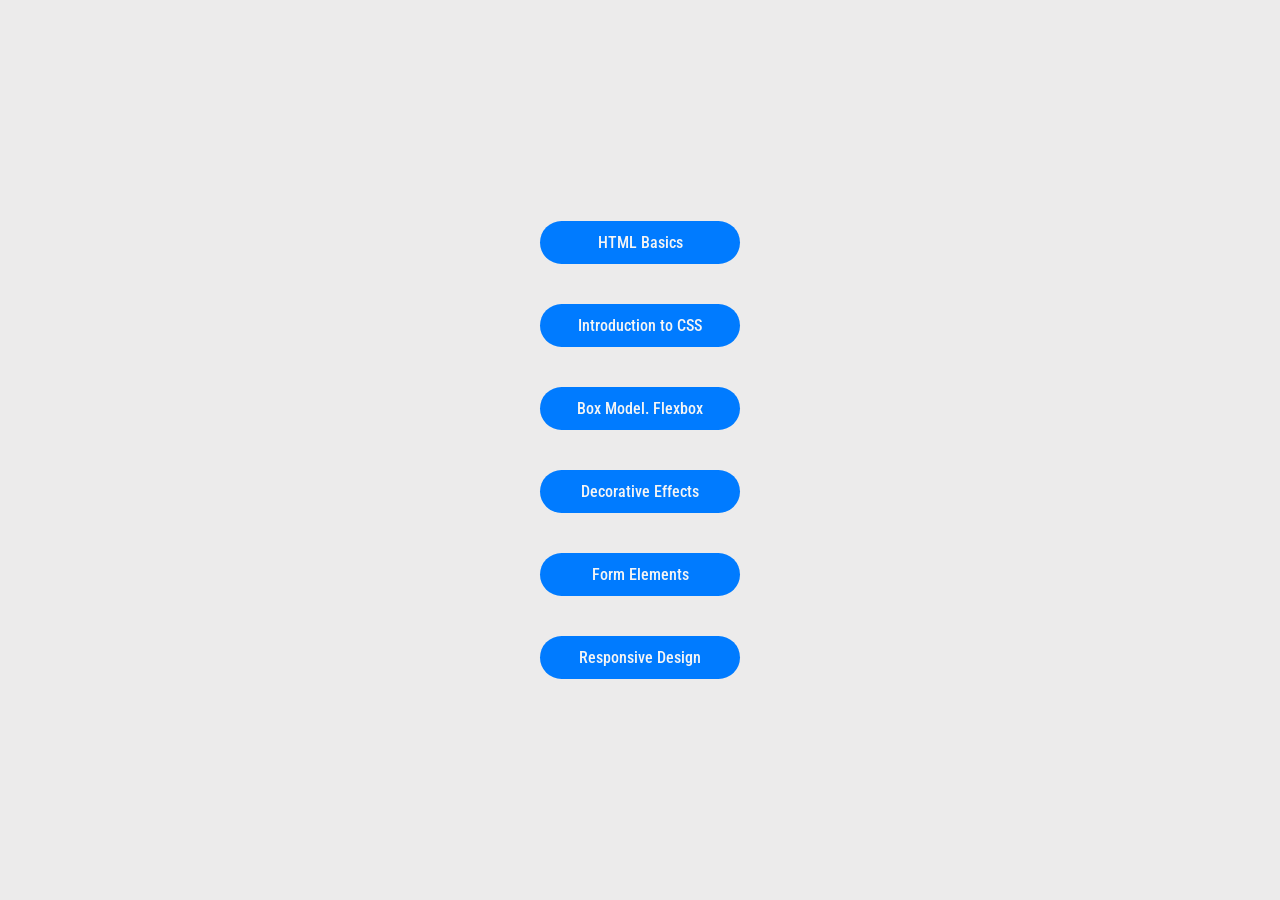
<file: index.html>
<!doctype html>
<html lang="en">
<head>
    <meta charset="UTF-8" />
    <meta name="viewport" content="width=device-width, initial-scale=1.0" />
    <title>Home work - GoIT · Домашні завдання з верстки</title>
    <link rel="preconnect" href="https://fonts.googleapis.com" />
    <link rel="preconnect" href="https://fonts.gstatic.com" crossorigin />
    <link
    href="https://fonts.googleapis.com/css2?family=Playfair+Display:wght@600;700;800&family=Roboto+Condensed:wght@400;500;700&display=swap"
    rel="stylesheet"
    />
    <style>
*, *::before, *::after {
    box-sizing: border-box;
}
body {
        font-family: "Roboto Condensed", sans-serif;
        background-color: #cecaca60;
        align-items: center;
        margin: 0;
        padding: 0;
}
section {
    display: flex;
    flex-direction: column;
    justify-content: center;
    align-items: center;
    min-height: 100vh;
    gap: 40px;
}
    a:hover {
        color: #007bff;
}
    .btn {
    display: inline-flex;
    align-items: center;
    justify-content: space-around;
    width: 200px;
    padding: 12px 24px;
    font-family: var(--font-util);
    font-weight: 500;
    color: #f5f5f5;
    background: #007bff;
    border-radius: 999px;
    text-decoration: none;
    transition: background 0.25s ease, transform 0.25s ease;
}
.btn:hover {
        background: var(--c-tanzanite-deep);
        transform: translateY(-2px);
}
.btn:focus-visible {
    outline: 2px solid var(--c-gold);
    outline-offset: 3px;
}
    </style>
</head>
    <body>
    <section>
<a
        class="btn"
        href="https://oleksandr-prudskyi.github.io/goit-markup-hw/goit-markup-hw-01/"
        target="_blank"
        >HTML Basics</a>
<a
        class="btn"
        href="https://oleksandr-prudskyi.github.io/goit-markup-hw/goit-markup-hw-02/"
        target="_blank"
        >Introduction to CSS</a>
<a
        class="btn"
        href="https://oleksandr-prudskyi.github.io/goit-markup-hw/goit-markup-hw-03/"
        target="_blank"
        >Box Model. Flexbox</a>
<a
        class="btn"
        href="https://oleksandr-prudskyi.github.io/goit-markup-hw/goit-markup-hw-04/"
        target="_blank"
        >Decorative Effects</a>
<a
        class="btn"
        href="https://oleksandr-prudskyi.github.io/goit-markup-hw/goit-markup-hw-05/"
        target="_blank"
        >Form Elements</a>
<a
        class="btn"
        href="https://oleksandr-prudskyi.github.io/goit-markup-hw/goit-markup-hw-06/"
        target="_blank"
        >Responsive Design</a>
    </section>
    </body>
</html>
</file>
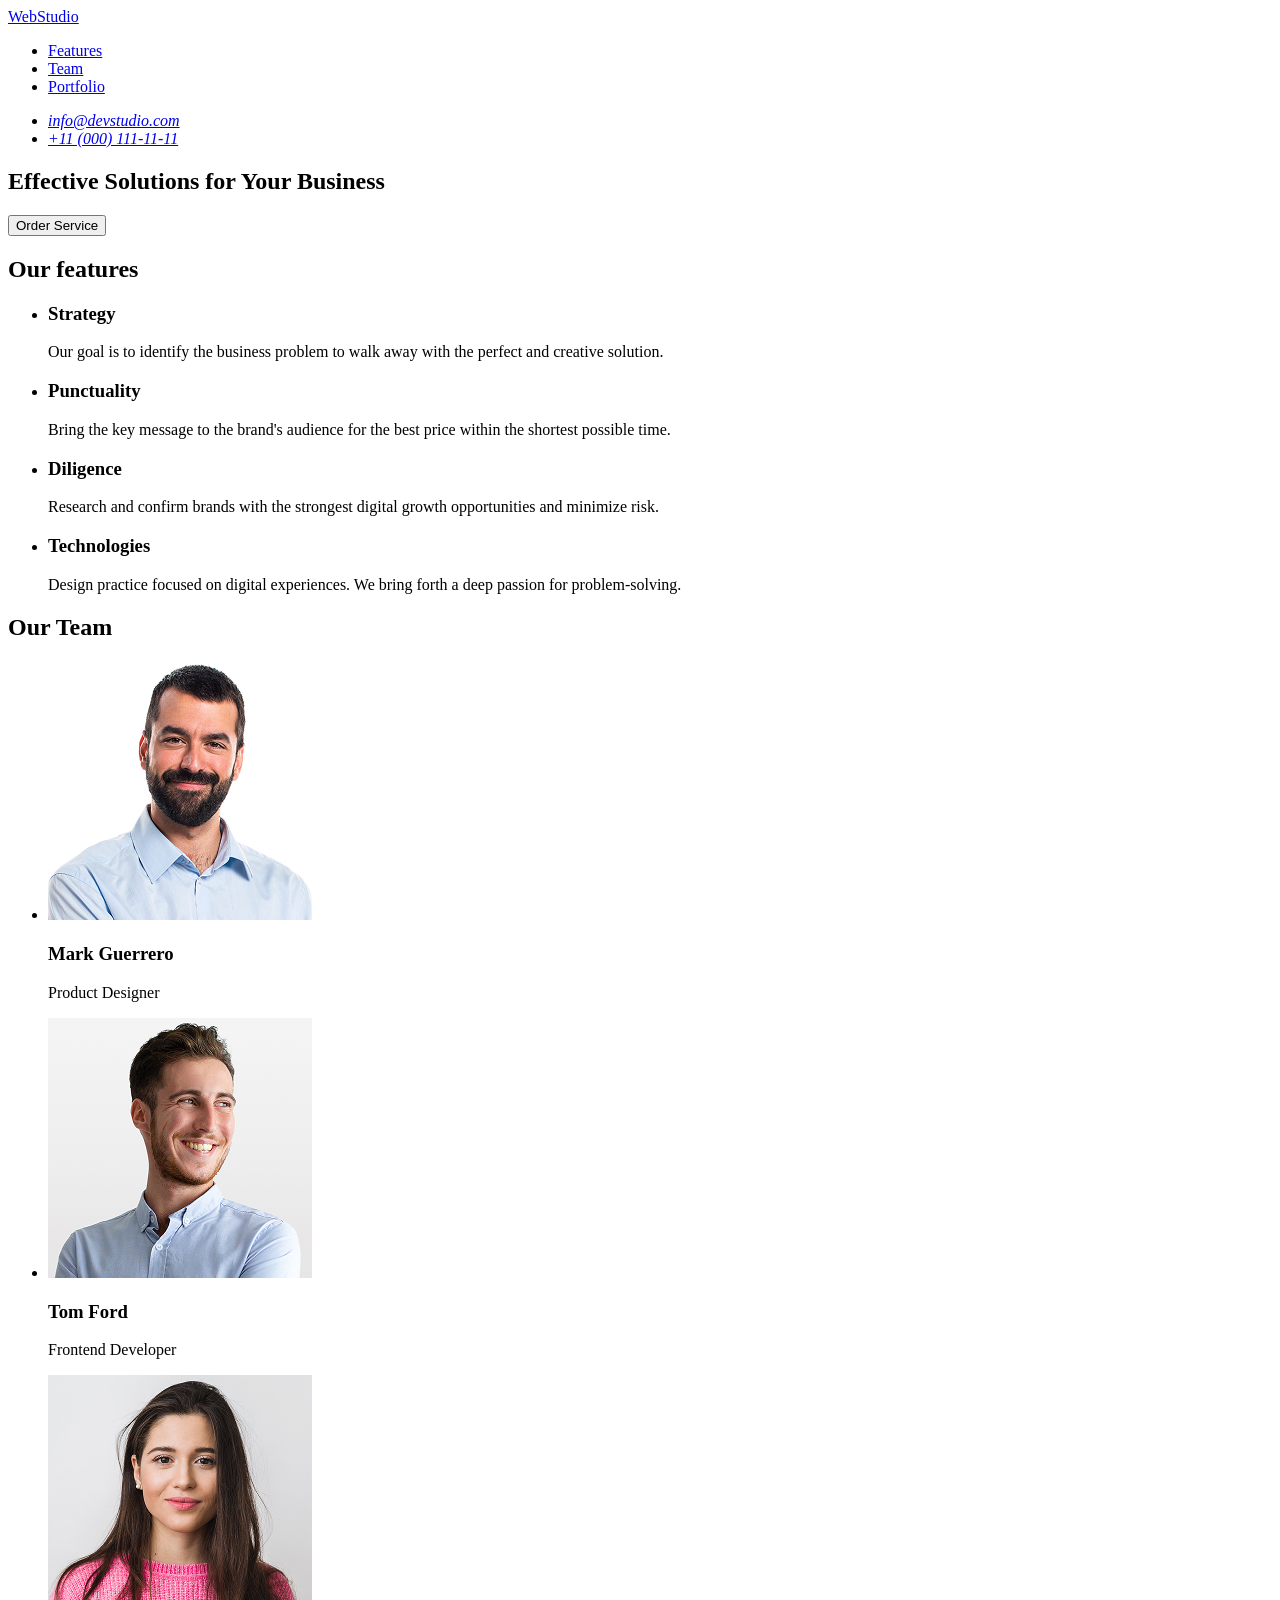
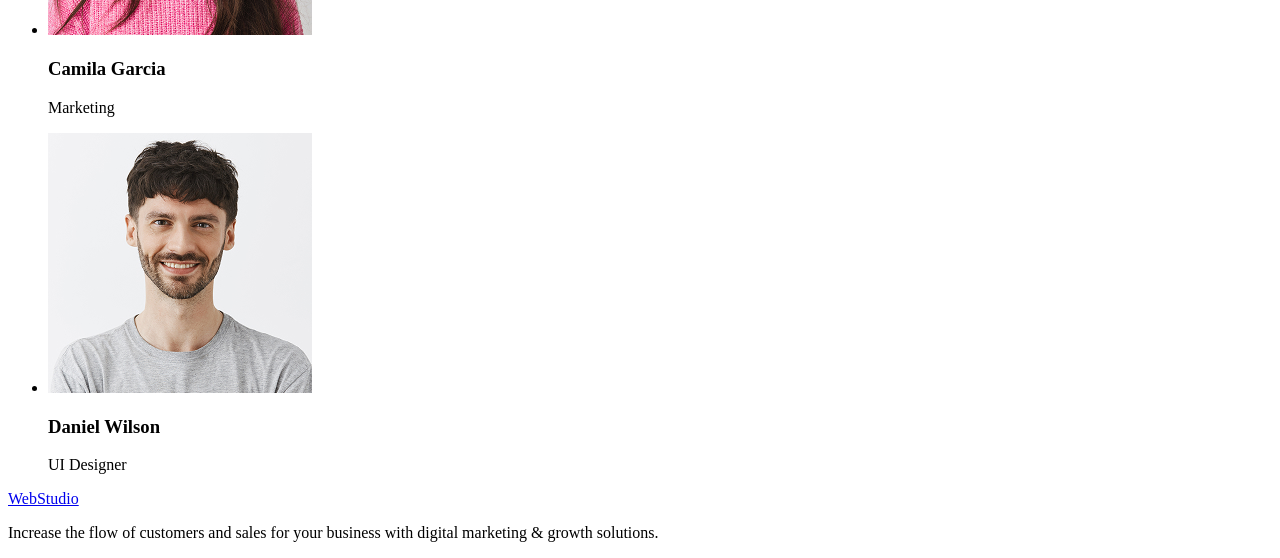
<file: goit-markup-hw-01/index.html>
<!doctype html>
<html lang="en">
  <head>
    <meta charset="UTF-8" />
    <meta name="viewport" content="width=device-width, initial-scale=1.0" />
    <title>WebStudio</title>
  </head>
  <body>
    <header id="header">
      <a href="./index.html"
        >WebStudio
        <!-- <img src="" width="115" height="24" alt="WebStudio" /> -->
      </a>
      <nav>
        <ul>
          <li><a href="#features">Features</a></li>
          <li><a href="#team">Team</a></li>
          <li><a href="#portfolio">Portfolio</a></li>
        </ul>
      </nav>
      <address>
        <ul>
          <li><a href="mailto:info@devstudio.com">info@devstudio.com</a></li>
          <li><a href="tel:+110001111111">+11 (000) 111-11-11</a></li>
        </ul>
      </address>
    </header>
    <main>
      <!--#region Hero-->
      <section id="hero">
        <h1>Effective Solutions for Your Business</h1>
        <button type="button">Order Service</button>
      </section>
      <!--#endregion Hero-->
      <!--#region features-->
      <section id="features">
        <h2>Our features</h2>
        <ul>
          <li>
            <h3>Strategy</h3>
            <p>
              Our goal is to identify the business problem to walk away with the
              perfect and creative solution.
            </p>
          </li>
          <li>
            <h3>Punctuality</h3>
            <p>
              Bring the key message to the brand's audience for the best price
              within the shortest possible time.
            </p>
          </li>
          <li>
            <h3>Diligence</h3>
            <p>
              Research and confirm brands with the strongest digital growth
              opportunities and minimize risk.
            </p>
          </li>
          <li>
            <h3>Technologies</h3>
            <p>
              Design practice focused on digital experiences. We bring forth a
              deep passion for problem-solving.
            </p>
          </li>
        </ul>
      </section>
      <!--#endregion features-->
      <!--#region team-->
      <section id="team">
        <h2>Our Team</h2>
        <ul>
          <li>
            <img
              src="./images/team-1.jpg"
              alt="Mark Guerrero"
              width="264"
              height="260"
            />
            <h3>Mark Guerrero</h3>
            <p>Product Designer</p>
          </li>

          <li>
            <img
              src="./images/team-2.jpg"
              alt="Tom Ford"
              width="264"
              height="260"
            />
            <h3>Tom Ford</h3>
            <p>Frontend Developer</p>
          </li>

          <li>
            <img
              src="./images/team-3.jpg"
              alt="Camila Garcia"
              width="264"
              height="260"
            />
            <h3>Camila Garcia</h3>
            <p>Marketing</p>
          </li>

          <li>
            <img
              src="./images/team-4.jpg"
              alt="Daniel Wilson"
              width="264"
              height="260"
            />
            <h3>Daniel Wilson</h3>
            <p>UI Designer</p>
          </li>
        </ul>
      </section>
      <!--#endregion team-->
    </main>
    <footer id="footer">
      <a href="./index.html"
        >WebStudio
        <!-- <img src="" width="115" height="24" alt="WebStudio" /> -->
      </a>
      <p>
        Increase the flow of customers and sales for your business with digital
        marketing & growth solutions.
      </p>
    </footer>
  </body>
</html>
</file>
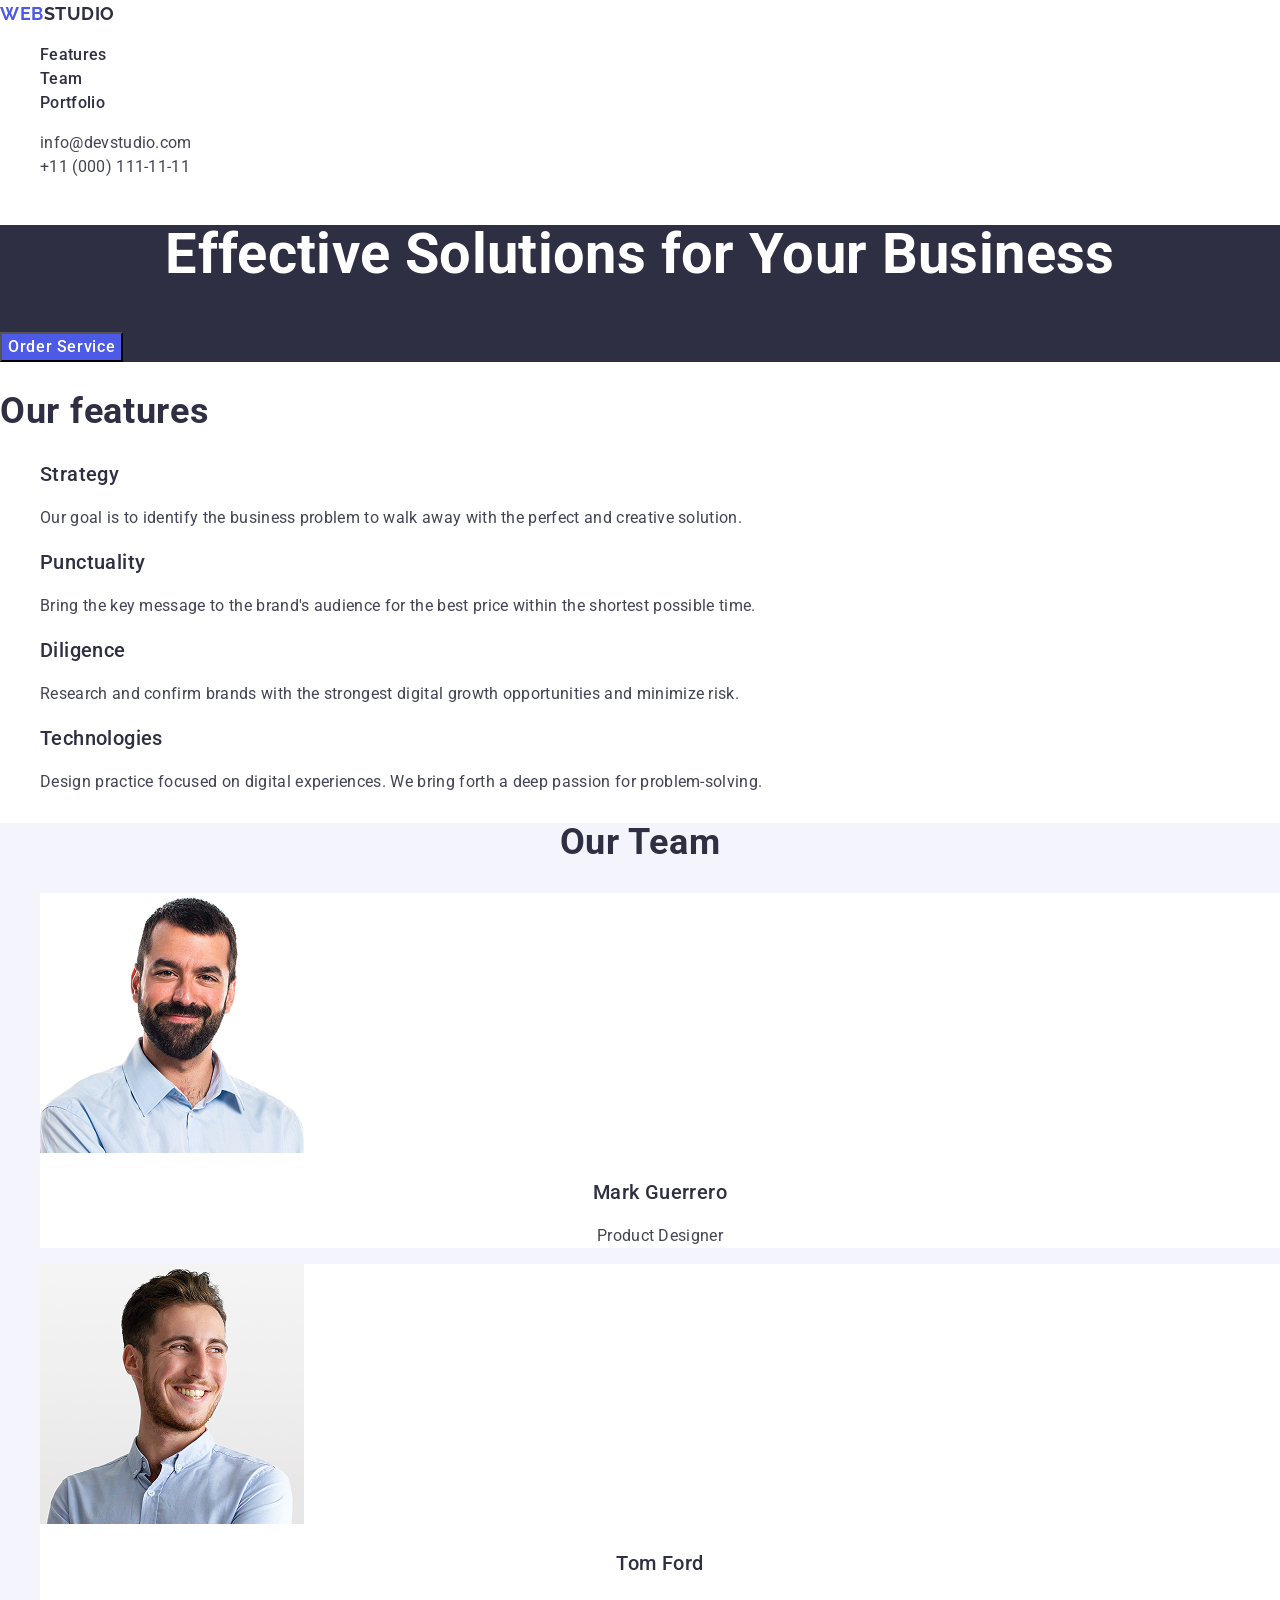
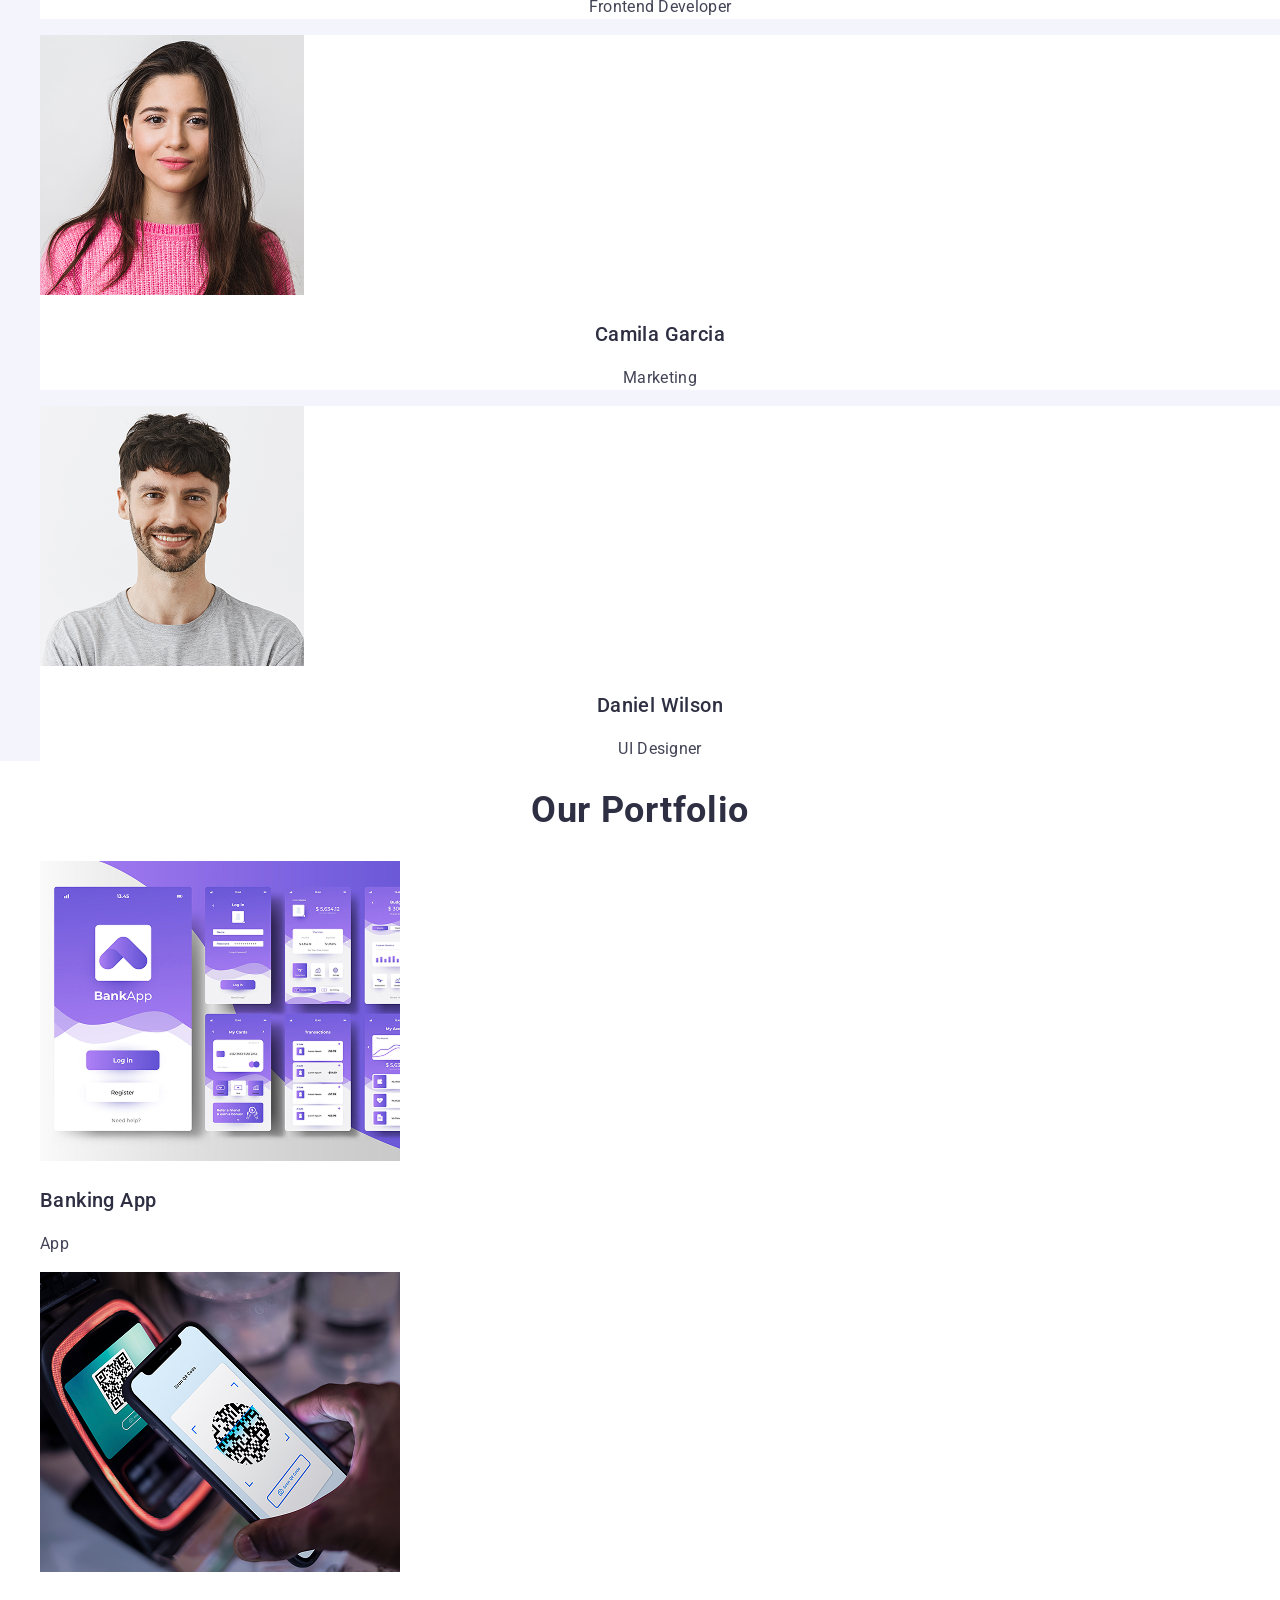
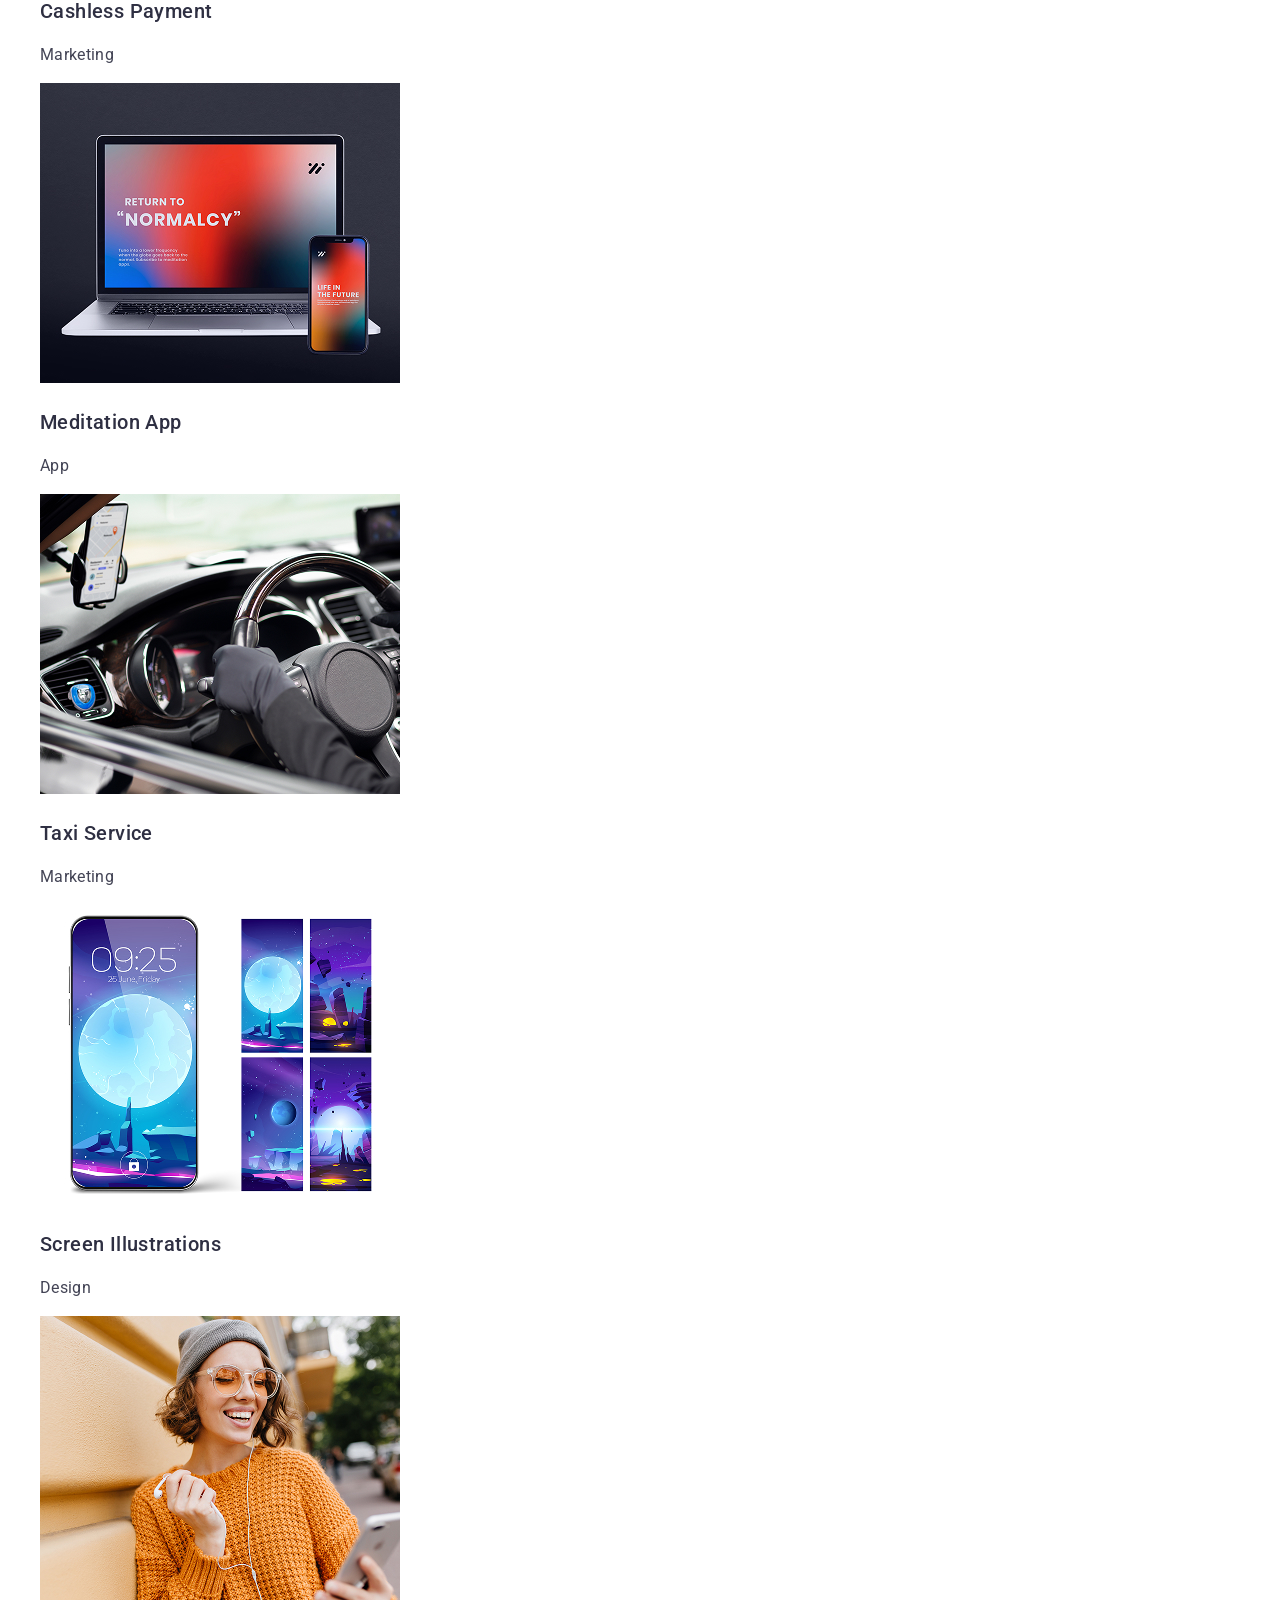
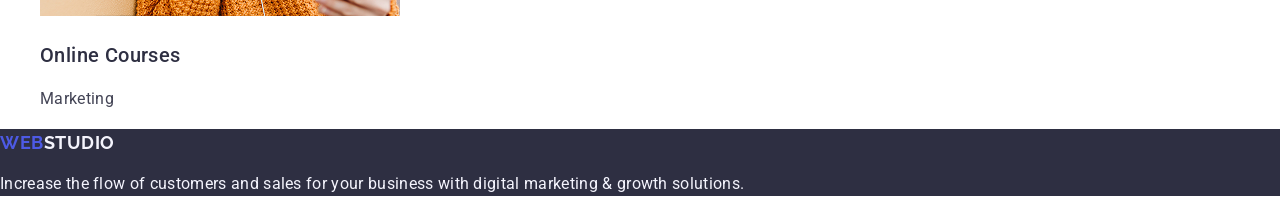
<file: goit-markup-hw-02/index.html>
<!doctype html>
<html lang="en">
  <head>
    <meta charset="UTF-8" />
    <meta name="viewport" content="width=device-width, initial-scale=1.0" />
    <title>WebStudio</title>
    <link rel="preconnect" href="https://fonts.googleapis.com">
    <link rel="preconnect" href="https://fonts.gstatic.com" crossorigin>
    <link href="https://fonts.googleapis.com/css2?family=Raleway:wght@700;800&family=Roboto:wght@400;500;700&display=swap" rel="stylesheet">
    <link rel="stylesheet" href="https://cdnjs.cloudflare.com/ajax/libs/modern-normalize/3.0.1/modern-normalize.min.css" integrity="sha512-q6WgHqiHlKyOqslT/lgBgodhd03Wp4BEqKeW6nNtlOY4quzyG3VoQKFrieaCeSnuVseNKRGpGeDU3qPmabCANg==" crossorigin="anonymous" referrerpolicy="no-referrer" />
    <link rel="stylesheet" href="./css/main.css" />
  </head>
  <body>
    <header class="header" id="header">
      <a class="logo" href="./index.html">
        <span class="web">web</span><span class="studio">studio</span></a>
      <nav>
        <ul class="nav-list">
          <li><a href="#features">Features</a></li>
          <li><a href="#team">Team</a></li>
          <li><a href="#portfolio">Portfolio</a></li>
        </ul>
      </nav>
      <address>
        <ul class="contact">
          <li><a href="mailto:info@devstudio.com">info@devstudio.com</a></li>
          <li><a href="tel:+110001111111">+11 (000) 111-11-11</a></li>
        </ul>
      </address>
    </header>
    <main>
      <!--#region Hero-->
      <section class="hero" id="hero">
        <h1>Effective Solutions for Your Business</h1>
        <button class="button" type="button">Order Service</button>
      </section>
      <!--#endregion Hero-->
      <!--#region features-->
      <section class="features" id="features">
        <h2>Our features</h2>
        <ul>
          <li>
            <h3>Strategy</h3>
            <p>
              Our goal is to identify the business problem to walk away with the
              perfect and creative solution.
            </p>
          </li>
          <li>
            <h3>Punctuality</h3>
            <p>
              Bring the key message to the brand's audience for the best price
              within the shortest possible time.
            </p>
          </li>
          <li>
            <h3>Diligence</h3>
            <p>
              Research and confirm brands with the strongest digital growth
              opportunities and minimize risk.
            </p>
          </li>
          <li>
            <h3>Technologies</h3>
            <p>
              Design practice focused on digital experiences. We bring forth a
              deep passion for problem-solving.
            </p>
          </li>
        </ul>
      </section>
      <!--#endregion features-->
      <!--#region team-->
      <section class="team" id="team">
        <h2>Our Team</h2>
        <ul>
          <li class="team-card">
            <img
              src="./images/team-1.jpg"
              alt="Mark Guerrero"
              width="264"
              height="260"
            />
            <h3>Mark Guerrero</h3>
            <p>Product Designer</p>
          </li>

          <li class="team-card">
            <img
              src="./images/team-2.jpg"
              alt="Tom Ford"
              width="264"
              height="260"
            />
            <h3>Tom Ford</h3>
            <p>Frontend Developer</p>
          </li>

          <li class="team-card">
            <img
              src="./images/team-3.jpg"
              alt="Camila Garcia"
              width="264"
              height="260"
            />
            <h3>Camila Garcia</h3>
            <p>Marketing</p>
          </li>

          <li class="team-card">
            <img
              src="./images/team-4.jpg"
              alt="Daniel Wilson"
              width="264"
              height="260"
            />
            <h3>Daniel Wilson</h3>
            <p>UI Designer</p>
          </li>
        </ul>
      </section>
      <!--#endregion team-->
      <!--#region portfolio-->
      <section class="portfolio" id="portfolio">
        <h2>Our Portfolio</h2>
        <ul>
          <li>
            <img 
              src="./images/portfolio-1.jpg" 
              alt="Banking App"
              width="360" 
              height="300" 
              />
            <h3>Banking App</h3>
            <p>App</p>
          </li>
          <li>
            <img src="./images/portfolio-2.jpg" 
            alt="Cashless Payment"
            width="360"
            height="300"
            >
            <h3>Cashless Payment</h3>
            <p>Marketing</p>
          </li>
          <li>
            <img src="./images/portfolio-3.jpg" 
            alt="Meditation App"
            width="360"
            height="300"
            />
            <h3>Meditation App</h3>
            <p>App</p>
          </li>
          <li>
            <img src="./images/portfolio-4.jpg" 
            alt="Taxi Service"
            width="360"
            height="300"
            />
            <h3>Taxi Service</h3>
            <p>Marketing</p>
          </li>
          <li>
            <img src="./images/portfolio-5.jpg" 
            alt="Screen Illustrations"
            width="360"
            height="300"
            />
            <h3>Screen Illustrations</h3>
            <p>Design</p>
          </li>
          <li>
            <img src="./images/portfolio-6.jpg" 
            alt="Online Courses"
            width="360"
            height="300"
            />
            <h3>Online Courses</h3>
            <p>Marketing</p>
          </li>
        </ul>
      </section>
      <!--#endregion portfolio-->
    </main>
    <footer class="footer" id="footer">
      <a class="logo" href="./index.html">
        <span class="web">web</span><span class="studio-footer">studio</span></a>
      <p>
        Increase the flow of customers and sales for your business with digital
        marketing & growth solutions.
      </p>
    </footer>
  </body>
</html>
</file>
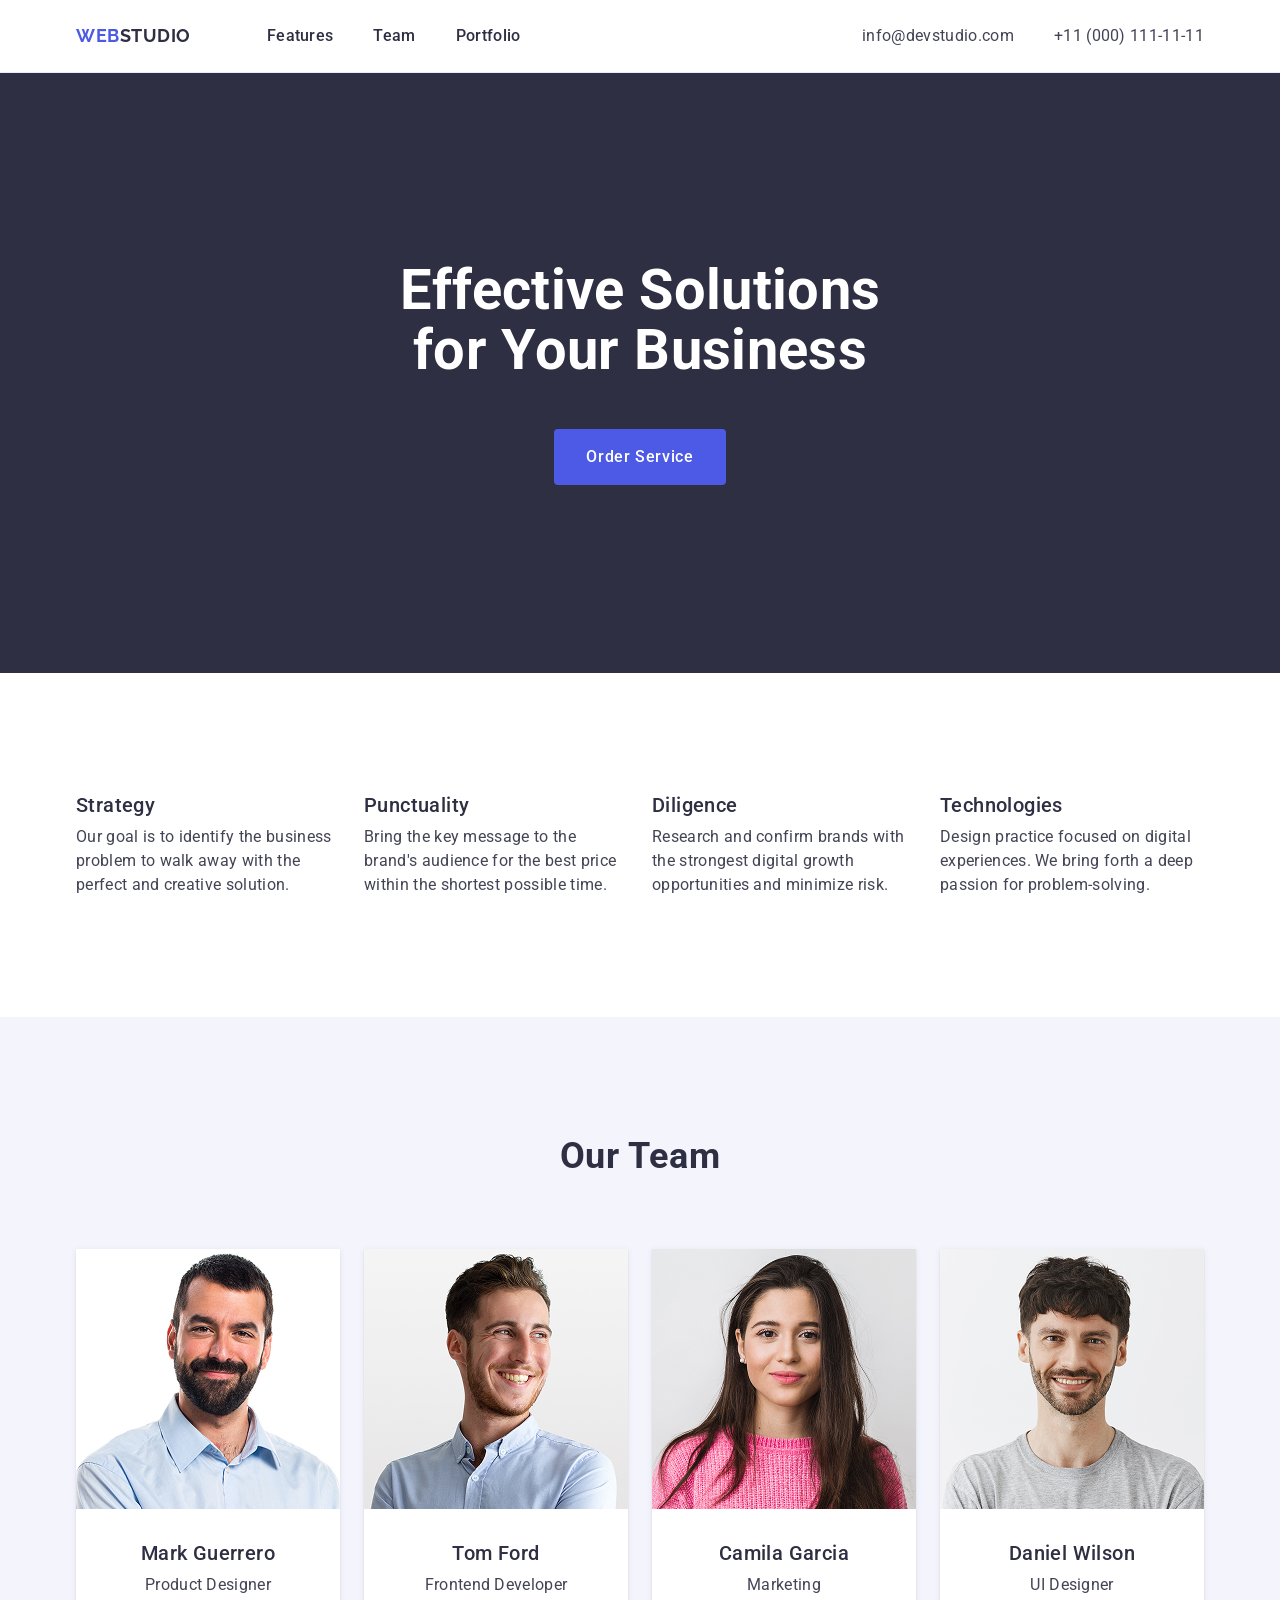
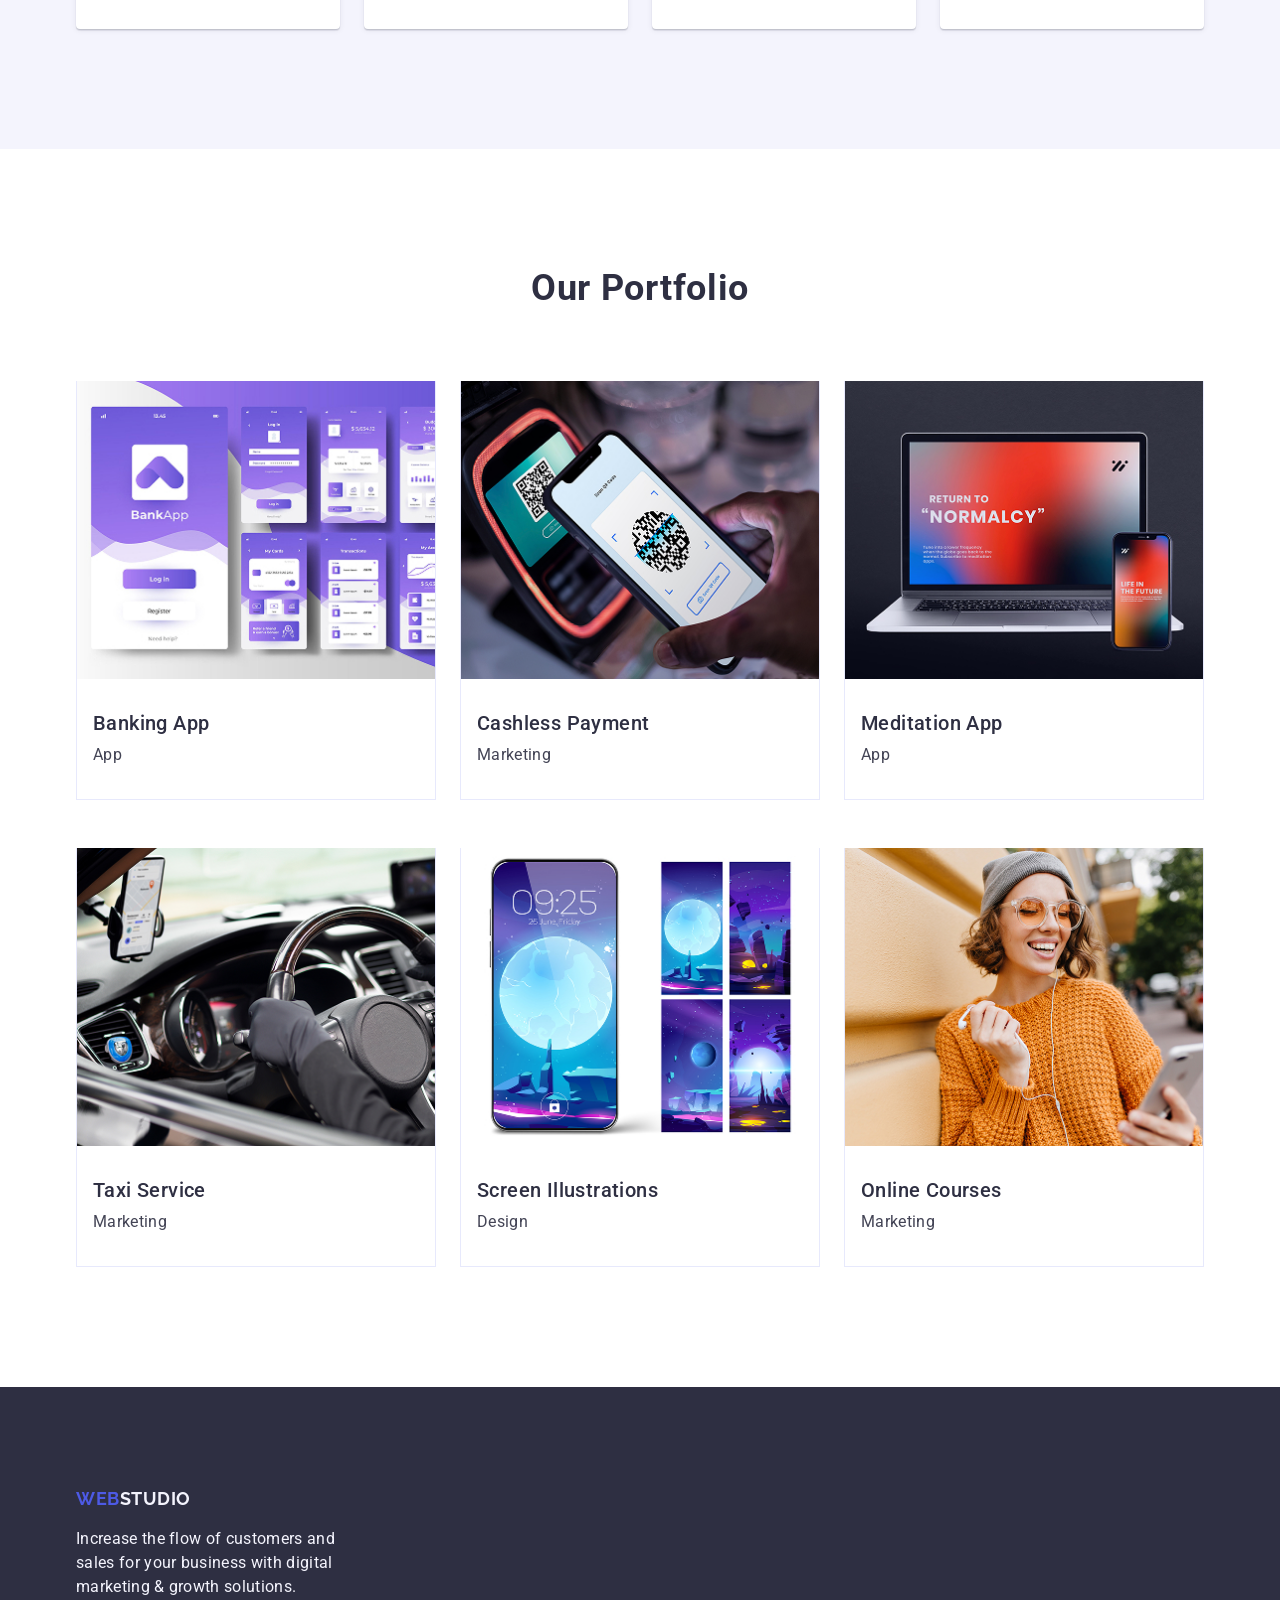
<file: goit-markup-hw-03/index.html>
<!doctype html>
<html lang="en">
  <head>
    <meta charset="UTF-8" />
    <meta name="viewport" content="width=device-width, initial-scale=1.0" />
    <title>WebStudio</title>
    <link rel="preconnect" href="https://fonts.googleapis.com">
    <link rel="preconnect" href="https://fonts.gstatic.com" crossorigin>
    <link href="https://fonts.googleapis.com/css2?family=Raleway:wght@700;800&family=Roboto:wght@400;500;700&display=swap" rel="stylesheet">
    <link rel="stylesheet" href="https://cdnjs.cloudflare.com/ajax/libs/modern-normalize/3.0.1/modern-normalize.min.css" integrity="sha512-q6WgHqiHlKyOqslT/lgBgodhd03Wp4BEqKeW6nNtlOY4quzyG3VoQKFrieaCeSnuVseNKRGpGeDU3qPmabCANg==" crossorigin="anonymous" referrerpolicy="no-referrer" />
    <link rel="stylesheet" href="./css/main.css" />
  </head>
  <body>
      <!-- #region header -->
    <header class="header" id="header">
    <div class="container">
      <a class="logo" href="./index.html">
        <span class="web">web</span><span class="studio">studio</span></a>
      <nav>
        <ul class="nav-list">
          <li><a href="#features">Features</a></li>
          <li><a href="#team">Team</a></li>
          <li><a href="#portfolio">Portfolio</a></li>
        </ul>
      </nav>
      <address class="address-header">
        <ul class="contact">
          <li><a href="mailto:info@devstudio.com">info@devstudio.com</a></li>
          <li><a href="tel:+110001111111">+11 (000) 111-11-11</a></li>
        </ul>
      </address>
      </div>
    </header>
      <!-- #endregion header -->
    <main>
      <!--#region hero-->
      <section class="hero" id="hero">
        <div class="container">
        <h1>Effective Solutions for Your Business</h1>
        <button class="button" type="button">Order Service</button>
        </div>
      </section>
      <!--#endregion hero-->
      <!--#region features-->
      <section class="features" id="features">
        <div class="container">
        <h2 class="sr-only">Our features</h2>
        <ul class="features-list">
          <li>
            <h3>Strategy</h3>
            <p>
              Our goal is to identify the business problem to walk away with the
              perfect and creative solution.
            </p>
          </li>
          <li>
            <h3>Punctuality</h3>
            <p>
              Bring the key message to the brand's audience for the best price
              within the shortest possible time.
            </p>
          </li>
          <li>
            <h3>Diligence</h3>
            <p>
              Research and confirm brands with the strongest digital growth
              opportunities and minimize risk.
            </p>
          </li>
          <li>
            <h3>Technologies</h3>
            <p>
              Design practice focused on digital experiences. We bring forth a
              deep passion for problem-solving.
            </p>
          </li>
        </ul>
        </div>
      </section>
      <!--#endregion features-->
      <!--#region team-->
      <section class="team" id="team">
        <div class="container">
        <h2 class="h2">Our Team</h2>
        <ul class="team-list">
          <li class="team-card">
            <img
              src="./images/team-1.jpg"
              alt="Mark Guerrero"
              width="264"
              height="260"
            />
            <div class="team-text">
            <h3>Mark Guerrero</h3>
            <p>Product Designer</p>
            </div>
          </li>

          <li class="team-card">
            <img
              src="./images/team-2.jpg"
              alt="Tom Ford"
              width="264"
              height="260"
            />
            <div class="team-text">
            <h3>Tom Ford</h3>
            <p>Frontend Developer</p>
            </div>
          </li>

          <li class="team-card">
            <img
              src="./images/team-3.jpg"
              alt="Camila Garcia"
              width="264"
              height="260"
            />
            <div class="team-text">
            <h3>Camila Garcia</h3>
            <p>Marketing</p>
            </div>
          </li>

          <li class="team-card">
            <img
              src="./images/team-4.jpg"
              alt="Daniel Wilson"
              width="264"
              height="260"
            />
            <div class="team-text">
            <h3>Daniel Wilson</h3>
            <p>UI Designer</p>
            </div>
          </li>
        </ul>
        </div>
      </section>
      <!--#endregion team-->
      <!--#region portfolio-->
      <section class="portfolio" id="portfolio">
        <div class="container">
        <h2 class="h2">Our Portfolio</h2>
        <ul class="portfolio-list">
          <li class="portfolio-card">
            <div class="portfolio-img">
            <img 
              src="./images/portfolio-1.jpg" 
              alt="Banking App"
              width="360" 
              height="300" 
              />
                <p class="overlay-portfolio-img-text">14 Stylish and User-Friendly App Design Concepts · Task Manager App · Calorie Tracker App · Exotic Fruit Ecommerce App · Cloud Storage App</p>
              </div>
                <div class="portfolio-text">
                  <h3>Banking App</h3>
                  <p>App</p>
                </div>
          </li>
          <li class="portfolio-card">
            <div class="portfolio-img">
            <img src="./images/portfolio-2.jpg" 
            alt="Cashless Payment"
            width="360"
            height="300"
            >
              <p class="overlay-portfolio-img-text">14 Stylish and User-Friendly App Design Concepts · Task Manager App · Calorie Tracker App · Exotic Fruit Ecommerce App · Cloud Storage App</p>
            </div>
                <div class="portfolio-text">
                  <h3>Cashless Payment</h3>
                  <p>Marketing</p>
                </div>
          </li>
          <li class="portfolio-card">
            <div class="portfolio-img">
            <img src="./images/portfolio-3.jpg" 
            alt="Meditation App"
            width="360"
            height="300"
            />
              <p class="overlay-portfolio-img-text">14 Stylish and User-Friendly App Design Concepts · Task Manager App · Calorie Tracker App · Exotic Fruit Ecommerce App · Cloud Storage App</p>
            </div>
                <div class="portfolio-text">
                  <h3>Meditation App</h3>
                  <p>App</p>
                </div>
          </li>
          <li class="portfolio-card">
            <div class="portfolio-img">
            <img src="./images/portfolio-4.jpg" 
            alt="Taxi Service"
            width="360"
            height="300"
            />
              <p class="overlay-portfolio-img-text">14 Stylish and User-Friendly App Design Concepts · Task Manager App · Calorie Tracker App · Exotic Fruit Ecommerce App · Cloud Storage App</p>
            </div>
                <div class="portfolio-text">
                  <h3>Taxi Service</h3>
                  <p>Marketing</p>
                </div>
          </li>
          <li class="portfolio-card">
            <div class="portfolio-img">
            <img src="./images/portfolio-5.jpg" 
            alt="Screen Illustrations"
            width="360"
            height="300"
            />
              <p class="overlay-portfolio-img-text">14 Stylish and User-Friendly App Design Concepts · Task Manager App · Calorie Tracker App · Exotic Fruit Ecommerce App · Cloud Storage App</p>
            </div>
                <div class="portfolio-text">
                  <h3>Screen Illustrations</h3>
                  <p>Design</p>
                </div>
          </li>
          <li class="portfolio-card">
            <div class="portfolio-img">
            <img src="./images/portfolio-6.jpg" 
            alt="Online Courses"
            width="360"
            height="300"
            />
              <p class="overlay-portfolio-img-text">14 Stylish and User-Friendly App Design Concepts · Task Manager App · Calorie Tracker App · Exotic Fruit Ecommerce App · Cloud Storage App</p>
            </div>
                <div class="portfolio-text">
                  <h3>Online Courses</h3>
                  <p>Marketing</p>
                </div>
          </li>
        </ul>
        </div>
      </section>
      <!--#endregion portfolio-->
    </main>
      <!-- #region footer -->
    <footer class="footer" id="footer">
    <div class="container">
      <div class="footer-logo-wrap">
      <a class="logo" href="./index.html">
        <span class="web">web</span><span class="studio-footer">studio</span></a>
      <p>
        Increase the flow of customers and sales for your business with digital
        marketing & growth solutions.
      </p>
      </div>
    </div>
    </footer>
      <!-- #endregion footer -->
  </body>
</html>
</file>
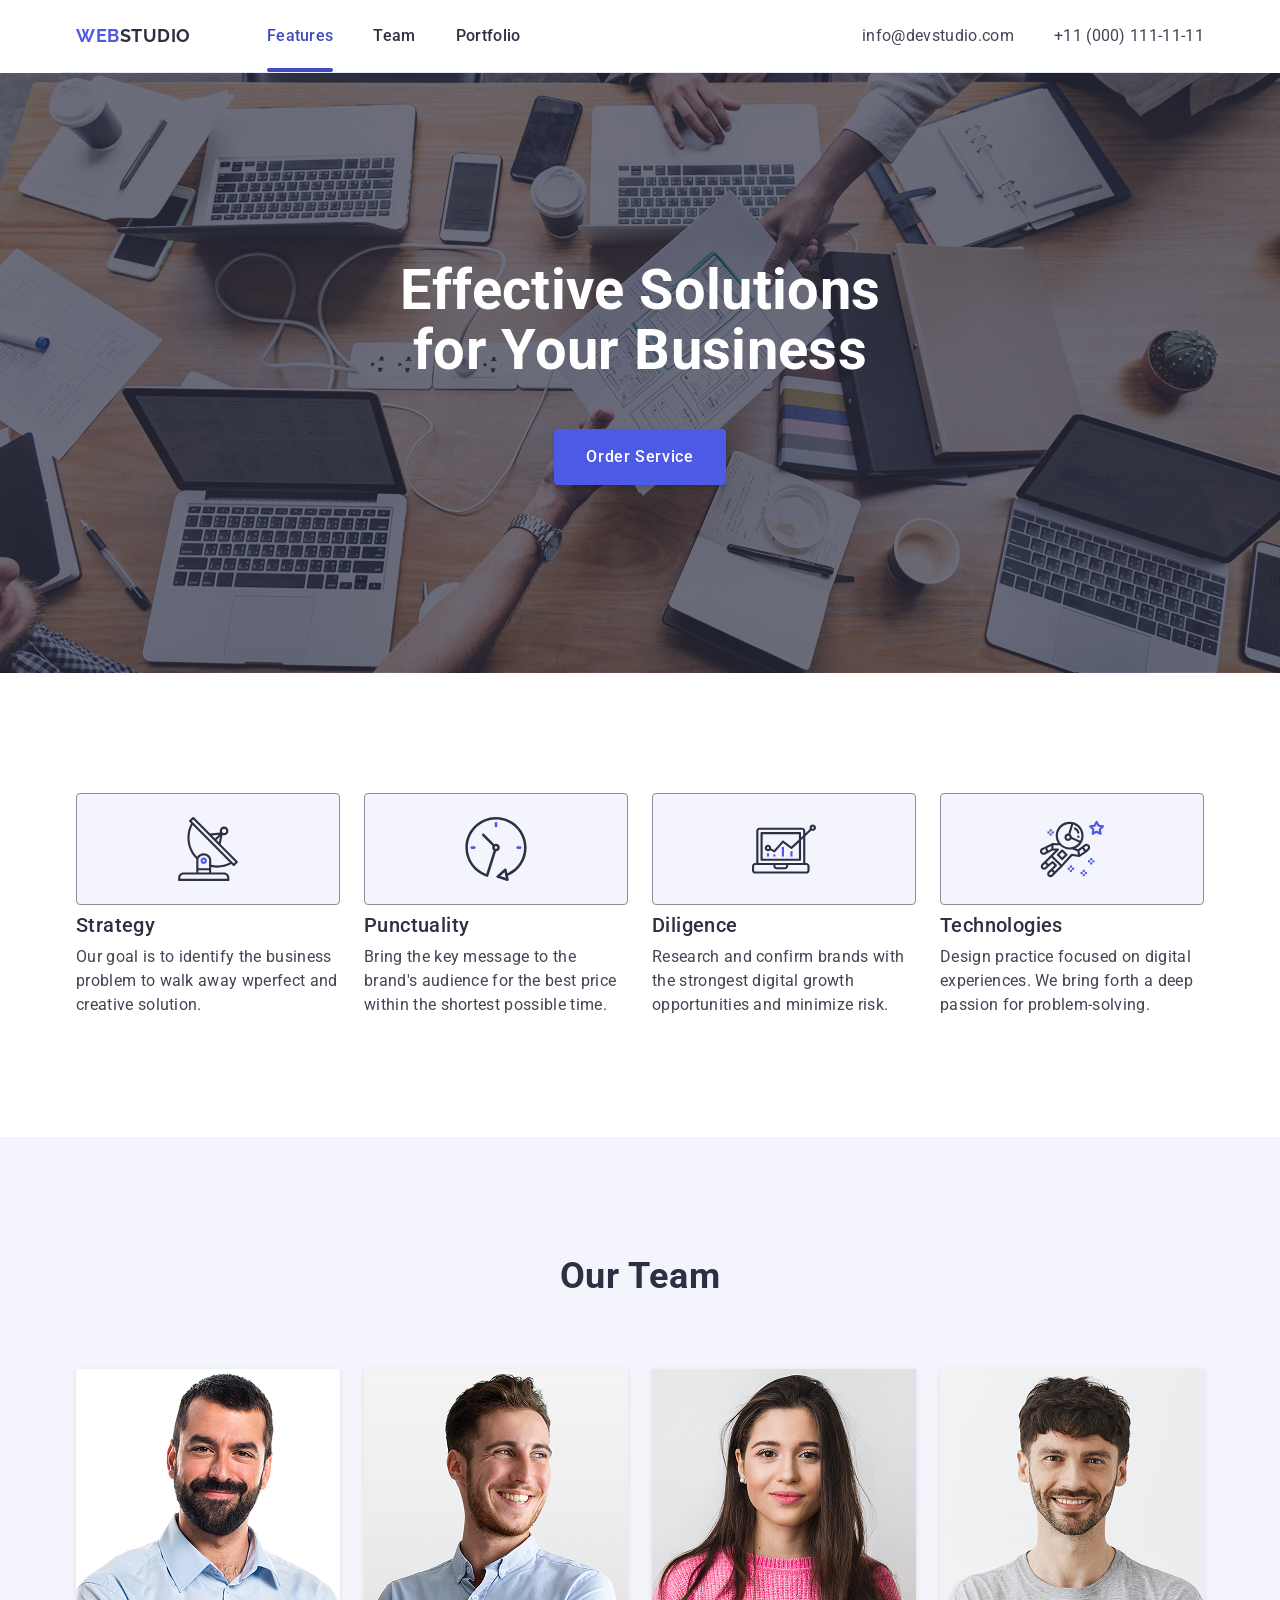
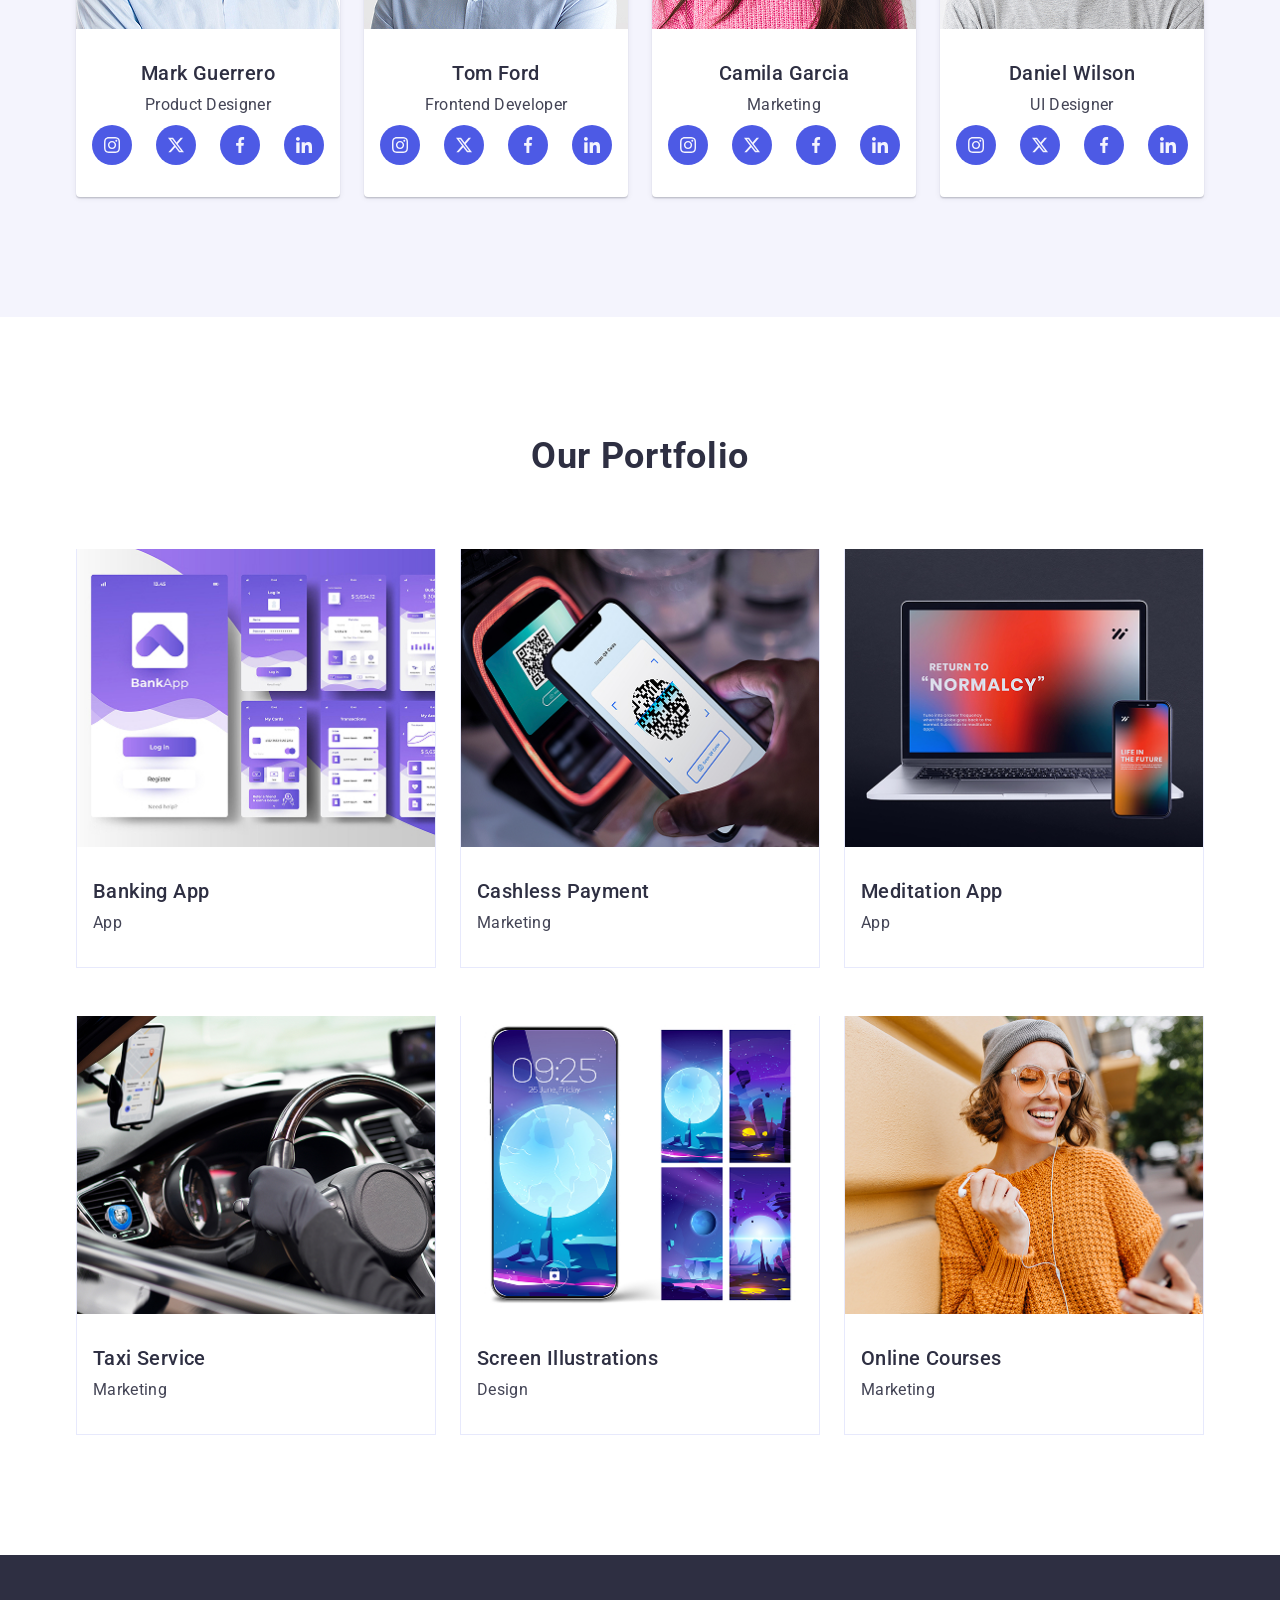
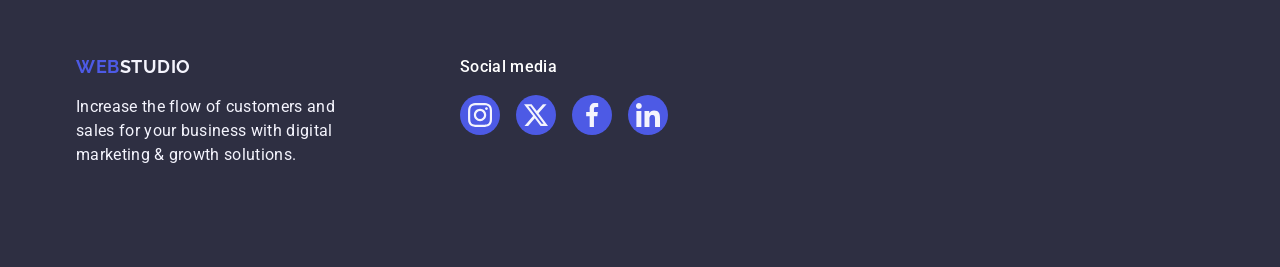
<file: goit-markup-hw-04/index.html>
<!doctype html>
<html lang="en">
  <head>
    <meta charset="UTF-8" />
    <meta name="viewport" content="width=device-width, initial-scale=1.0" />
    <title>WebStudio</title>
    <link rel="preconnect" href="https://fonts.googleapis.com">
    <link rel="preconnect" href="https://fonts.gstatic.com" crossorigin>
    <link href="https://fonts.googleapis.com/css2?family=Raleway:wght@700;800&family=Roboto:wght@400;500;700&display=swap" rel="stylesheet">
    <link rel="stylesheet" href="https://cdnjs.cloudflare.com/ajax/libs/modern-normalize/3.0.1/modern-normalize.min.css" integrity="sha512-q6WgHqiHlKyOqslT/lgBgodhd03Wp4BEqKeW6nNtlOY4quzyG3VoQKFrieaCeSnuVseNKRGpGeDU3qPmabCANg==" crossorigin="anonymous" referrerpolicy="no-referrer" />
    <link rel="stylesheet" href="./css/main.css" />
  </head>
  <body>
      <!-- #region header -->
    <header class="header" id="header">
    <div class="container">
      <a class="logo" href="./index.html">
        <span class="web">web</span><span class="studio">studio</span></a>
      <nav>
        <ul class="nav-list">
          <li><a class="navigace-a current-location" href="#features" >Features</a></li>
          <li><a class="navigace-a inactive-location" href="#team" >Team</a></li>
          <li><a class="navigace-a inactive-location" href="#portfolio" >Portfolio</a></li>
        </ul>
      </nav>
      <address class="address-header">
        <ul class="contact">
          <li><a class="contact-a" href="mailto:info@devstudio.com">info@devstudio.com</a></li>
          <li><a class="contact-a" href="tel:+110001111111">+11 (000) 111-11-11</a></li>
        </ul>
      </address>
      </div>
    </header>
      <!-- #endregion header -->
    <main>
      <!--#region hero-->
      <section class="hero" id="hero">
        <div class="container">
        <h1>Effective Solutions for Your Business</h1>
        <button class="button" type="button">Order Service</button>
        </div>
      </section>
      <!--#endregion hero-->
      <!--#region features-->
      <section class="features" id="features">
        <div class="container">
          <h2 class="sr-only">Our features</h2>
            <ul class="features-list">
              <li class="features-content">
                <div class="box-features-icon">
                  <svg  width="64" height="64">
                  <use href="./images/icons.svg#antena"></use></svg>
                </div>
                <h3>Strategy</h3>
                <p>Our goal is to identify the business problem to walk away wperfect and creative solution.</p>
              </li>
              <li class="features-content">
                <div class="box-features-icon">
                <svg  width="64" height="64">
                <use href="./images/icons.svg#clock"></use></svg>
              </div>
                <h3>Punctuality</h3>
                <p>Bring the key message to the brand's audience for the best price within the shortest possible time.</p>
              </li>
              <li class="features-content">
                <div class="box-features-icon">
                  <svg  width="64" height="64">
                  <use href="./images/icons.svg#diagram"></use></svg>
              </div>
                <h3>Diligence</h3>
                <p>Research and confirm brands with the strongest digital growth opportunities and minimize risk.</p>
              </li>
              <li class="features-content">
                <div class="box-features-icon">
                  <svg  width="64" height="64">
                  <use href="./images/icons.svg#astronaut"></use></svg>
                </div>
                <h3>Technologies</h3>
                <p>Design practice focused on digital experiences. We bring forth a deep passion for problem-solving.</p>
              </li>
            </ul>
        </div>
      </section>
      <!--#endregion features-->
      <!--#region team-->
      <section class="team" id="team">
        <div class="container">
        <h2 class="our-team-h2">Our Team</h2>
        <ul class="team-list">
          <!--#region Mark Guerrero-->
          <li class="team-card">
            <img
              src="./images/team-1.jpg"
              alt="Mark Guerrero"
              width="264"
              height="260"
            />
            <div class="team-text">
            <h3>Mark Guerrero</h3>
            <p>Product Designer</p>
            <!--#region Mark Guerrero links-->
            <ul class="box-social-links">
              <li>
                <a class="my-social-link" href="" target="_blank">
            <svg class="team-icon" width="16" height="16">
              <use href="./images/icons.svg#icon-instagram"></use>
            </svg>
                </a>
              </li>
              <li>
                <a class="my-social-link" href="" target="_blank">
            <svg class="team-icon" width="16" height="16">
              <use href="./images/icons.svg#icon-x"></use>
            </svg>
                </a>
              </li>
              <li>
                <a class="my-social-link" href="" target="_blank">
            <svg class="team-icon" width="16" height="16">
              <use href="./images/icons.svg#icon-facebook"></use>
            </svg>
                </a>
              </li>
              <li>
                <a class="my-social-link" href="" target="_blank">
            <svg class="team-icon" width="16" height="16">
              <use href="./images/icons.svg#icon-linkedin"></use>
            </svg>
                </a>
              </li>
            </ul>
            <!--#endregion Mark Guerrero links-->
          </div>
        </li>
          <!--#endregion Mark Guerrero-->
          <!--#region Tom Ford-->
          <li class="team-card">
            <img
              src="./images/team-2.jpg"
              alt="Tom Ford"
              width="264"
              height="260"
            />
            <div class="team-text">
            <h3>Tom Ford</h3>
            <p>Frontend Developer</p>
            <!--#region Tom Ford links-->
            <ul class="box-social-links">
              <li>
                <a class="my-social-link" href="" target="_blank">
            <svg class="team-icon" width="16" height="16">
              <use href="./images/icons.svg#icon-instagram"></use>
            </svg>
                </a>
              </li>
              <li>
                <a class="my-social-link" href="" target="_blank">
            <svg class="team-icon" width="16" height="16">
              <use href="./images/icons.svg#icon-x"></use>
            </svg>
                </a>
              </li>
              <li>
                <a class="my-social-link" href="" target="_blank">
            <svg class="team-icon" width="16" height="16">
              <use href="./images/icons.svg#icon-facebook"></use>
            </svg>
                </a>
              </li>
              <li>
                <a class="my-social-link" href="" target="_blank">
            <svg class="team-icon" width="16" height="16">
              <use href="./images/icons.svg#icon-linkedin"></use>
            </svg>
                </a>
              </li>
            </ul>
            <!--#endregion Tom Ford links-->
            </div>
          </li>
          <!--#endregion Tom Ford-->
          <!--#region Camila Garcia-->
          <li class="team-card">
            <img
              src="./images/team-3.jpg"
              alt="Camila Garcia"
              width="264"
              height="260"
            />
            <div class="team-text">
            <h3>Camila Garcia</h3>
            <p>Marketing</p>
            <!--#region Camila Garcia links-->
            <ul class="box-social-links">
              <li>
                <a class="my-social-link" href="" target="_blank">
            <svg class="team-icon" width="16" height="16">
              <use href="./images/icons.svg#icon-instagram"></use>
            </svg>
                </a>
              </li>
              <li>
                <a class="my-social-link" href="" target="_blank">
            <svg class="team-icon" width="16" height="16">
              <use href="./images/icons.svg#icon-x"></use>
            </svg>
                </a>
              </li>
              <li>
                <a class="my-social-link" href="" target="_blank">
            <svg class="team-icon" width="16" height="16">
              <use href="./images/icons.svg#icon-facebook"></use>
            </svg>
                </a>
              </li>
              <li>
                <a class="my-social-link" href="" target="_blank">
            <svg class="team-icon" width="16" height="16">
              <use href="./images/icons.svg#icon-linkedin"></use>
            </svg>
                </a>
              </li>
            </ul>
            <!--#endregion Camila Garcia links-->
            </div>
          </li>
          <!--#endregion Camila Garcia-->
          <!--#region Daniel Wilson-->
          <li class="team-card">
            <img
              src="./images/team-4.jpg"
              alt="Daniel Wilson"
              width="264"
              height="260"
            />
            <div class="team-text">
            <h3>Daniel Wilson</h3>
            <p>UI Designer</p>
            <!--#region Daniel Wilson links-->
            <ul class="box-social-links">
              <li>
                <a class="my-social-link" href="" target="_blank">
            <svg class="team-icon" width="16" height="16">
              <use href="./images/icons.svg#icon-instagram"></use>
            </svg>
                </a>
              </li>
              <li>
                <a class="my-social-link" href="" target="_blank">
            <svg class="team-icon" width="16" height="16">
              <use href="./images/icons.svg#icon-x"></use>
            </svg>
                </a>
              </li>
              <li>
                <a class="my-social-link" href="" target="_blank">
            <svg class="team-icon" width="16" height="16">
              <use href="./images/icons.svg#icon-facebook"></use>
            </svg>
                </a>
              </li>
              <li>
                <a class="my-social-link" href="" target="_blank">
            <svg class="team-icon" width="16" height="16">
              <use href="./images/icons.svg#icon-linkedin"></use>
            </svg>
                </a>
              </li>
            </ul>
            <!--#endregion Daniel Wilson links-->
            </div>
          </li>
          <!--#endregion Daniel Wilson-->
        </ul>
        </div>
      </section>
      <!--#endregion team-->
      <!--#region portfolio-->
      <section class="portfolio" id="portfolio">
        <div class="container">
        <h2 class="h2">Our Portfolio</h2>
        <ul class="portfolio-list">
          <li class="portfolio-card">
            <div class="portfolio-img">
            <img 
              src="./images/portfolio-1.jpg" 
              alt="Banking App"
              width="360" 
              height="300" 
              />
                <p class="overlay-portfolio-img-text">14 Stylish and User-Friendly App Design Concepts · Task Manager App · Calorie Tracker App · Exotic Fruit Ecommerce App · Cloud Storage App</p>
              </div>
                <div class="portfolio-text">
                  <h3>Banking App</h3>
                  <p>App</p>
                </div>
          </li>
          <li class="portfolio-card">
            <div class="portfolio-img">
            <img src="./images/portfolio-2.jpg" 
            alt="Cashless Payment"
            width="360"
            height="300"
            >
              <p class="overlay-portfolio-img-text">14 Stylish and User-Friendly App Design Concepts · Task Manager App · Calorie Tracker App · Exotic Fruit Ecommerce App · Cloud Storage App</p>
            </div>
                <div class="portfolio-text">
                  <h3>Cashless Payment</h3>
                  <p>Marketing</p>
                </div>
          </li>
          <li class="portfolio-card">
            <div class="portfolio-img">
            <img src="./images/portfolio-3.jpg" 
            alt="Meditation App"
            width="360"
            height="300"
            />
              <p class="overlay-portfolio-img-text">14 Stylish and User-Friendly App Design Concepts · Task Manager App · Calorie Tracker App · Exotic Fruit Ecommerce App · Cloud Storage App</p>
            </div>
                <div class="portfolio-text">
                  <h3>Meditation App</h3>
                  <p>App</p>
                </div>
          </li>
          <li class="portfolio-card">
            <div class="portfolio-img">
            <img src="./images/portfolio-4.jpg" 
            alt="Taxi Service"
            width="360"
            height="300"
            />
              <p class="overlay-portfolio-img-text">14 Stylish and User-Friendly App Design Concepts · Task Manager App · Calorie Tracker App · Exotic Fruit Ecommerce App · Cloud Storage App</p>
            </div>
                <div class="portfolio-text">
                  <h3>Taxi Service</h3>
                  <p>Marketing</p>
                </div>
          </li>
          <li class="portfolio-card">
            <div class="portfolio-img">
            <img src="./images/portfolio-5.jpg" 
            alt="Screen Illustrations"
            width="360"
            height="300"
            />
              <p class="overlay-portfolio-img-text">14 Stylish and User-Friendly App Design Concepts · Task Manager App · Calorie Tracker App · Exotic Fruit Ecommerce App · Cloud Storage App</p>
            </div>
                <div class="portfolio-text">
                  <h3>Screen Illustrations</h3>
                  <p>Design</p>
                </div>
          </li>
          <li class="portfolio-card">
            <div class="portfolio-img">
            <img src="./images/portfolio-6.jpg" 
            alt="Online Courses"
            width="360"
            height="300"
            />
              <p class="overlay-portfolio-img-text">14 Stylish and User-Friendly App Design Concepts · Task Manager App · Calorie Tracker App · Exotic Fruit Ecommerce App · Cloud Storage App</p>
            </div>
                <div class="portfolio-text">
                  <h3>Online Courses</h3>
                  <p>Marketing</p>
                </div>
          </li>
        </ul>
        </div>
      </section>
      <!--#endregion portfolio-->
    </main>
      <!-- #region footer -->
    <footer class="footer" id="footer">
    <div class="container">
      <div class="wrap-logo">
          <a class="logo" href="./index.html">
          <span class="web">web</span><span class="studio-footer">studio</span></a>
          <p class="logo-p">Increase the flow of customers and sales for your business with digital marketing & growth solutions.</p>
      </div>
      <div class="wrap-media">
      <p class="social-media-p">Social media</p>
      <ul class="footer-media">
        <li>
                <a class="social-link" href="" target="_blank">
            <svg class="footer-icon" width="24" height="24">
              <use href="./images/icons.svg#icon-instagram"></use>
            </svg>
                </a>
              </li>
              <li>
                <a class="social-link" href="" target="_blank">
            <svg class="footer-icon" height="24" width="24">
              <use href="./images/icons.svg#icon-x"></use>
            </svg>
                </a>
              </li>
              <li>
                <a class="social-link" href="" target="_blank">
            <svg class="footer-icon" height="24" width="24">
              <use href="./images/icons.svg#icon-facebook"></use>
            </svg>
                </a>
              </li>
          <li>
                <a class="social-link" href="" target="_blank">
            <svg class="footer-icon" height="24" width="24">
              <use href="./images/icons.svg#icon-linkedin"></use>
            </svg>
                </a>
          </li>
          </ul>
      </div>
    </div>
    </footer>
      <!-- #endregion footer -->
  </body>
</html>
</file>
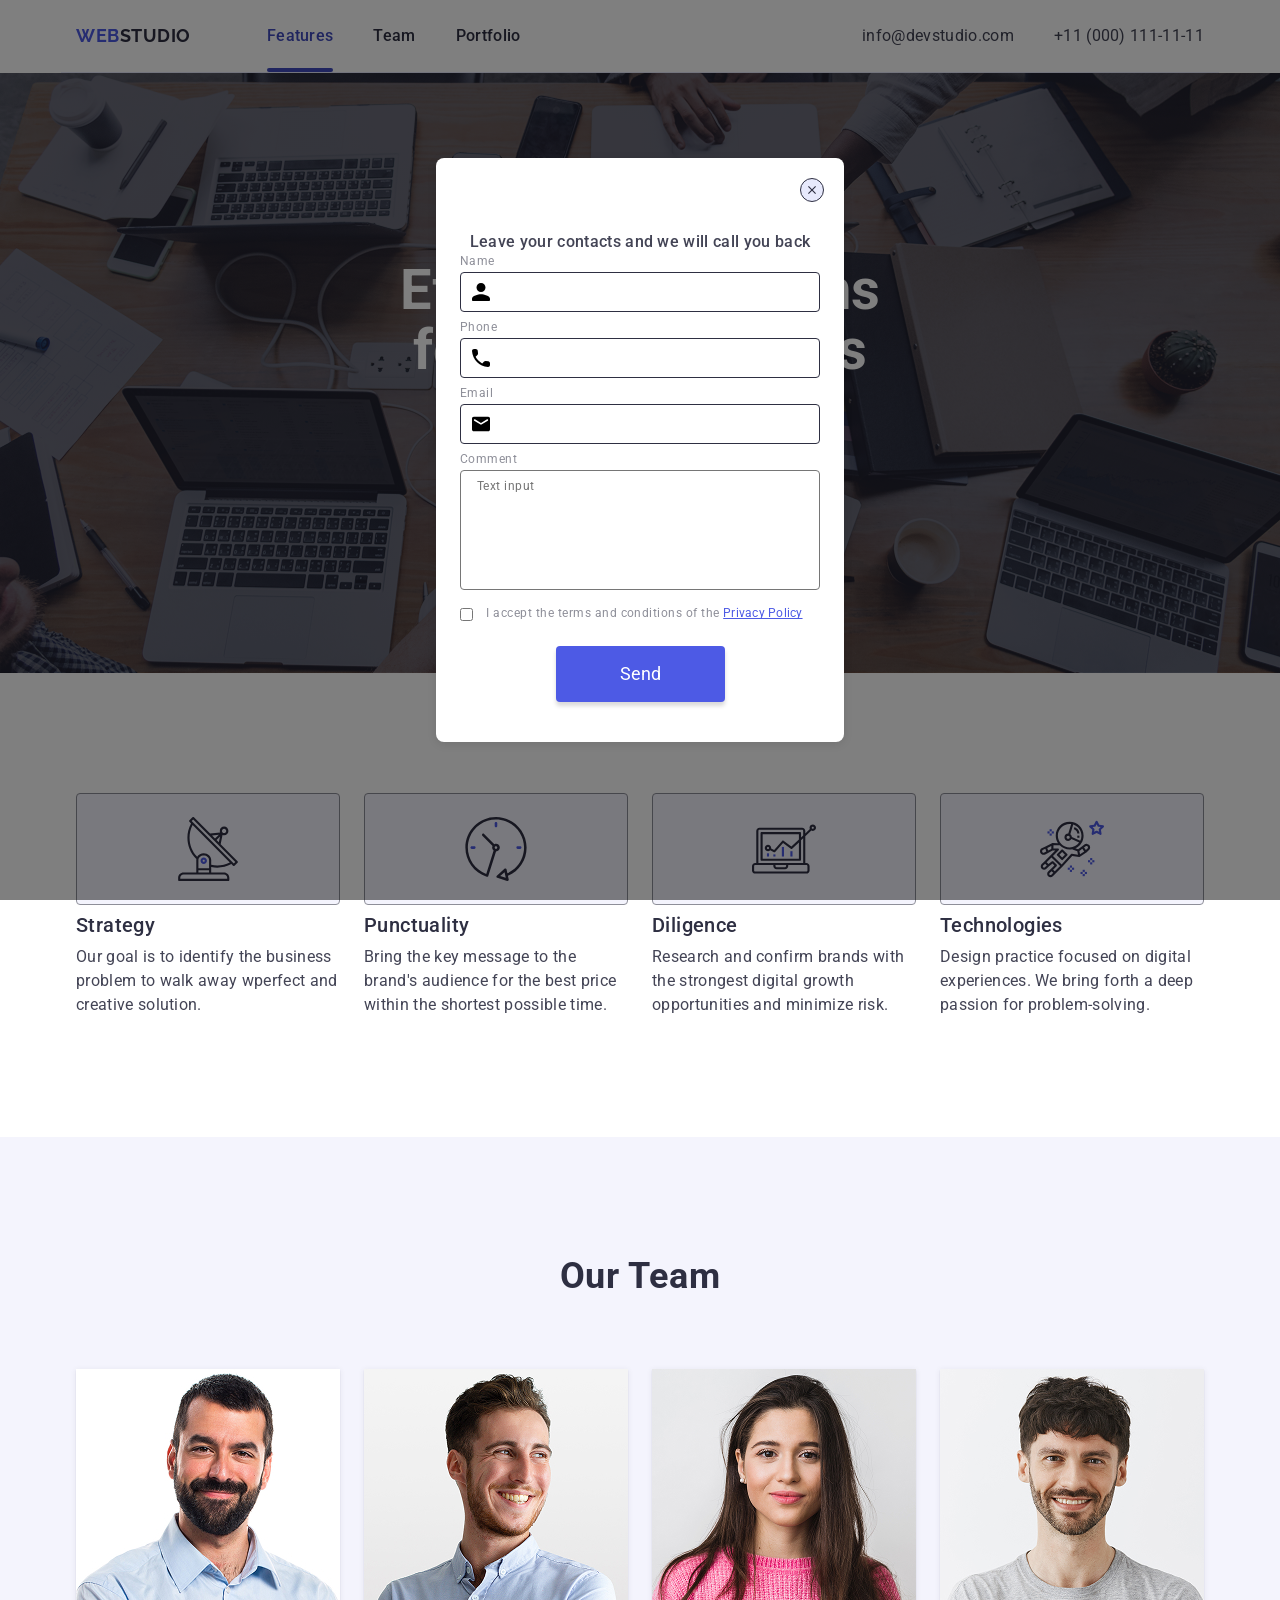
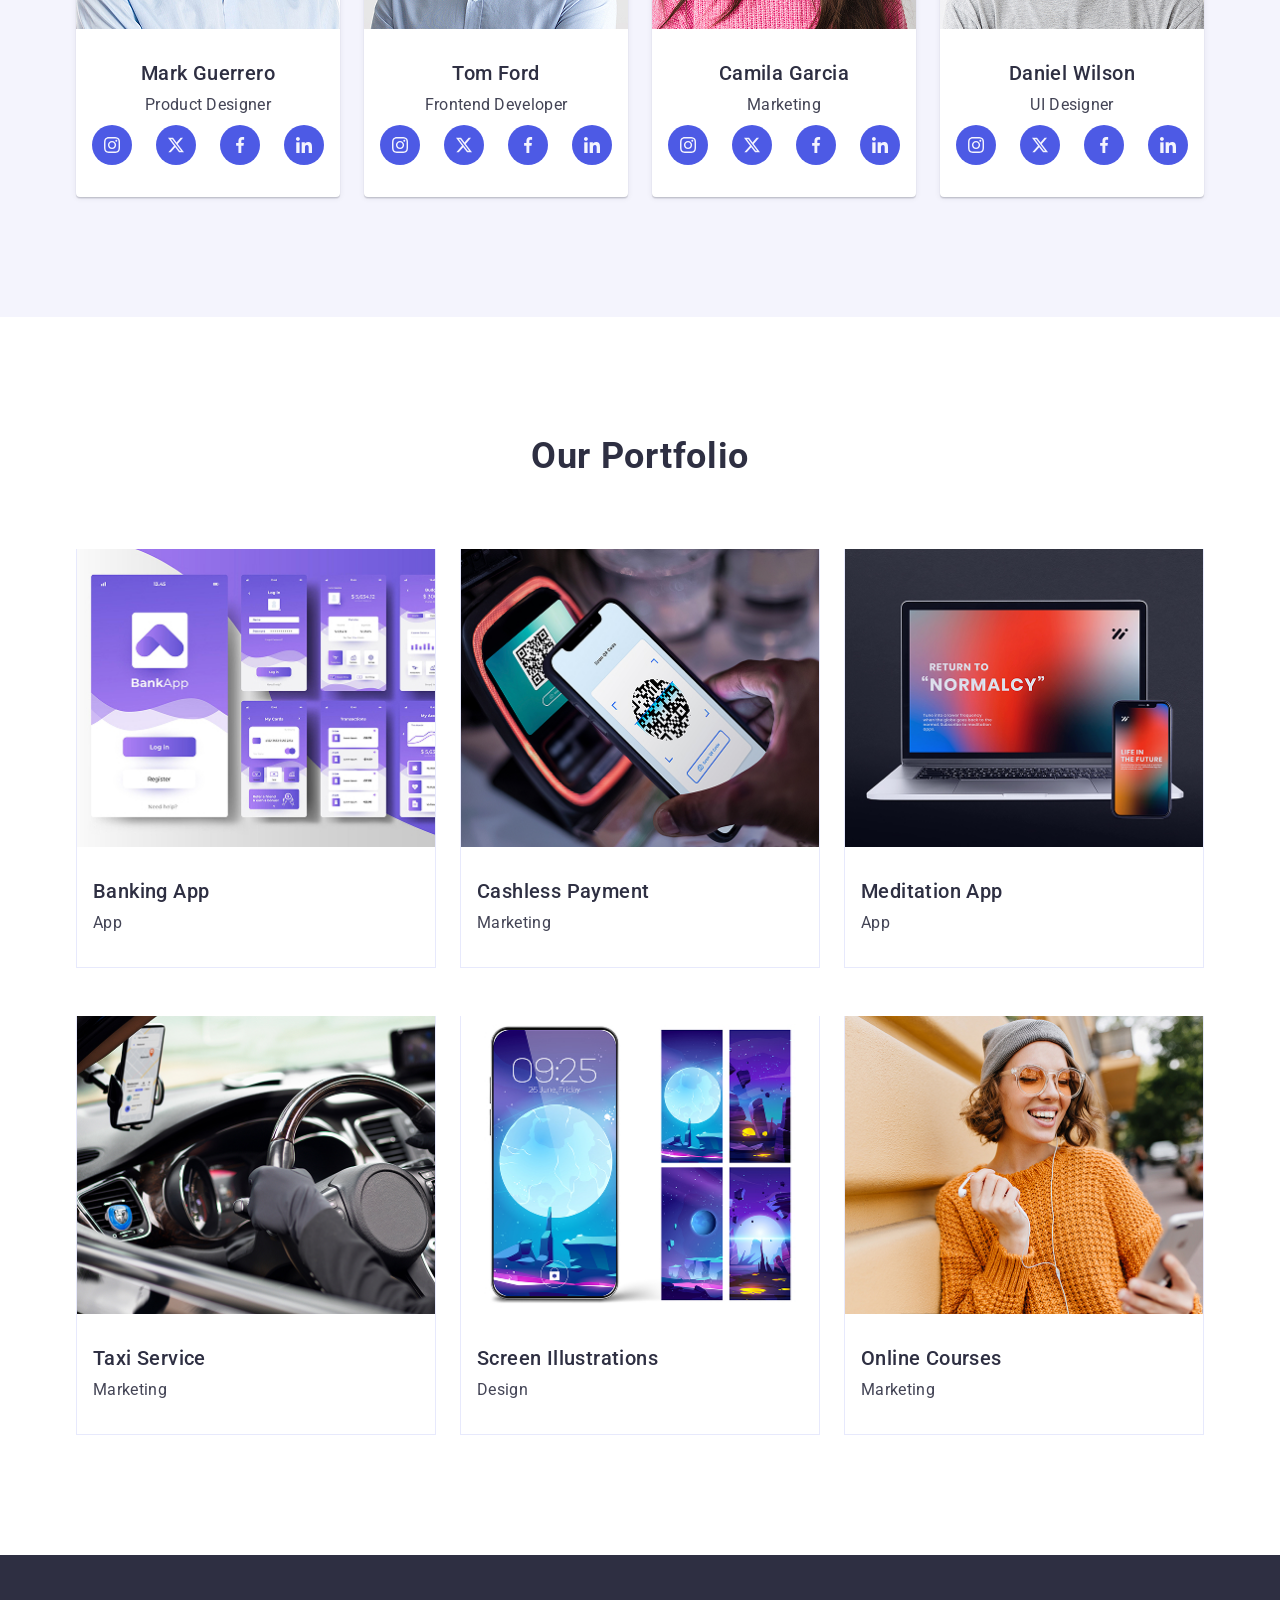
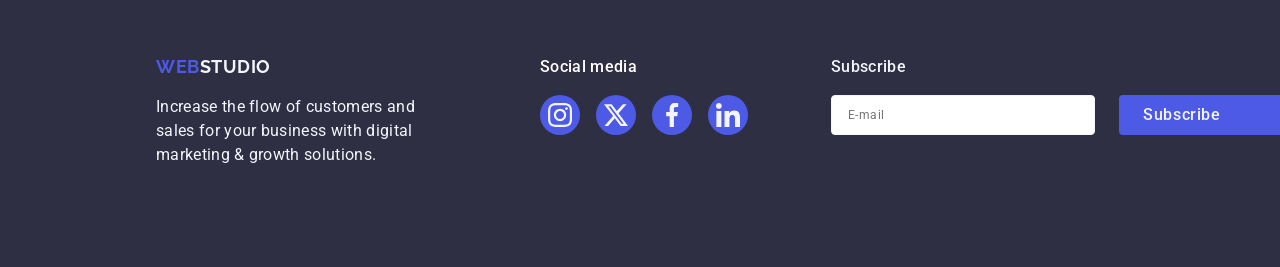
<file: goit-markup-hw-05/index.html>
<!doctype html>
<html lang="en">
  <head>
    <meta charset="UTF-8" />
    <meta name="viewport" content="width=device-width, initial-scale=1.0" />
    <title>WebStudio</title>
    <link rel="preconnect" href="https://fonts.googleapis.com" />
    <link rel="preconnect" href="https://fonts.gstatic.com" crossorigin />
    <link
      href="https://fonts.googleapis.com/css2?family=Raleway:wght@700;800&family=Roboto:wght@400;500;700&display=swap"
      rel="stylesheet"
    />
    <link
      rel="stylesheet"
      href="https://cdnjs.cloudflare.com/ajax/libs/modern-normalize/3.0.1/modern-normalize.min.css"
      integrity="sha512-q6WgHqiHlKyOqslT/lgBgodhd03Wp4BEqKeW6nNtlOY4quzyG3VoQKFrieaCeSnuVseNKRGpGeDU3qPmabCANg=="
      crossorigin="anonymous"
      referrerpolicy="no-referrer"
    />
    <link rel="stylesheet" href="./css/main.css" />
  </head>
  <body>
    <!-- #region header -->
    <header class="header" id="header">
      <div class="container">
        <a class="logo" href="./index.html">
          <span class="web">web</span><span class="studio">studio</span></a
        >
        <nav>
          <ul class="nav-list">
            <li>
              <a class="navigace-a current-location" href="#features"
                >Features</a
              >
            </li>
            <li>
              <a class="navigace-a inactive-location" href="#team">Team</a>
            </li>
            <li>
              <a class="navigace-a inactive-location" href="#portfolio"
                >Portfolio</a
              >
            </li>
          </ul>
        </nav>
        <address class="address-header">
          <ul class="contact">
            <li>
              <a class="contact-a" href="mailto:info@devstudio.com"
                >info@devstudio.com</a
              >
            </li>
            <li>
              <a class="contact-a" href="tel:+110001111111"
                >+11 (000) 111-11-11</a
              >
            </li>
          </ul>
        </address>
      </div>
    </header>
    <!-- #endregion header -->
    <main>
      <!--#region hero-->
      <section class="hero" id="hero">
        <div class="container">
          <h1>Effective Solutions for Your Business</h1>
          <button class="button" type="button">Order Service</button>
        </div>
      </section>
      <!--#endregion hero-->
      <!--#region features-->
      <section class="features" id="features">
        <div class="container">
          <h2 class="sr-only">Our features</h2>
          <ul class="features-list">
            <li class="features-content">
              <div class="box-features-icon">
                <svg width="64" height="64">
                  <use href="./images/icons.svg#antena"></use>
                </svg>
              </div>
              <h3>Strategy</h3>
              <p>
                Our goal is to identify the business problem to walk away
                wperfect and creative solution.
              </p>
            </li>
            <li class="features-content">
              <div class="box-features-icon">
                <svg width="64" height="64">
                  <use href="./images/icons.svg#clock"></use>
                </svg>
              </div>
              <h3>Punctuality</h3>
              <p>
                Bring the key message to the brand's audience for the best price
                within the shortest possible time.
              </p>
            </li>
            <li class="features-content">
              <div class="box-features-icon">
                <svg width="64" height="64">
                  <use href="./images/icons.svg#diagram"></use>
                </svg>
              </div>
              <h3>Diligence</h3>
              <p>
                Research and confirm brands with the strongest digital growth
                opportunities and minimize risk.
              </p>
            </li>
            <li class="features-content">
              <div class="box-features-icon">
                <svg width="64" height="64">
                  <use href="./images/icons.svg#astronaut"></use>
                </svg>
              </div>
              <h3>Technologies</h3>
              <p>
                Design practice focused on digital experiences. We bring forth a
                deep passion for problem-solving.
              </p>
            </li>
          </ul>
        </div>
      </section>
      <!--#endregion features-->
      <!--#region team-->
      <section class="team" id="team">
        <div class="container">
          <h2 class="our-team-h2">Our Team</h2>
          <ul class="team-list">
            <!--#region Mark Guerrero-->
            <li class="team-card">
              <img
                src="./images/team-1.jpg"
                alt="Mark Guerrero"
                width="264"
                height="260"
              />
              <div class="team-text">
                <h3>Mark Guerrero</h3>
                <p>Product Designer</p>
                <!--#region Mark Guerrero links-->
                <ul class="box-social-links">
                  <li>
                    <a class="my-social-link" href="" target="_blank">
                      <svg class="team-icon" width="16" height="16">
                        <use href="./images/icons.svg#icon-instagram"></use>
                      </svg>
                    </a>
                  </li>
                  <li>
                    <a class="my-social-link" href="" target="_blank">
                      <svg class="team-icon" width="16" height="16">
                        <use href="./images/icons.svg#icon-x"></use>
                      </svg>
                    </a>
                  </li>
                  <li>
                    <a class="my-social-link" href="" target="_blank">
                      <svg class="team-icon" width="16" height="16">
                        <use href="./images/icons.svg#icon-facebook"></use>
                      </svg>
                    </a>
                  </li>
                  <li>
                    <a class="my-social-link" href="" target="_blank">
                      <svg class="team-icon" width="16" height="16">
                        <use href="./images/icons.svg#icon-linkedin"></use>
                      </svg>
                    </a>
                  </li>
                </ul>
                <!--#endregion Mark Guerrero links-->
              </div>
            </li>
            <!--#endregion Mark Guerrero-->
            <!--#region Tom Ford-->
            <li class="team-card">
              <img
                src="./images/team-2.jpg"
                alt="Tom Ford"
                width="264"
                height="260"
              />
              <div class="team-text">
                <h3>Tom Ford</h3>
                <p>Frontend Developer</p>
                <!--#region Tom Ford links-->
                <ul class="box-social-links">
                  <li>
                    <a class="my-social-link" href="" target="_blank">
                      <svg class="team-icon" width="16" height="16">
                        <use href="./images/icons.svg#icon-instagram"></use>
                      </svg>
                    </a>
                  </li>
                  <li>
                    <a class="my-social-link" href="" target="_blank">
                      <svg class="team-icon" width="16" height="16">
                        <use href="./images/icons.svg#icon-x"></use>
                      </svg>
                    </a>
                  </li>
                  <li>
                    <a class="my-social-link" href="" target="_blank">
                      <svg class="team-icon" width="16" height="16">
                        <use href="./images/icons.svg#icon-facebook"></use>
                      </svg>
                    </a>
                  </li>
                  <li>
                    <a class="my-social-link" href="" target="_blank">
                      <svg class="team-icon" width="16" height="16">
                        <use href="./images/icons.svg#icon-linkedin"></use>
                      </svg>
                    </a>
                  </li>
                </ul>
                <!--#endregion Tom Ford links-->
              </div>
            </li>
            <!--#endregion Tom Ford-->
            <!--#region Camila Garcia-->
            <li class="team-card">
              <img
                src="./images/team-3.jpg"
                alt="Camila Garcia"
                width="264"
                height="260"
              />
              <div class="team-text">
                <h3>Camila Garcia</h3>
                <p>Marketing</p>
                <!--#region Camila Garcia links-->
                <ul class="box-social-links">
                  <li>
                    <a class="my-social-link" href="" target="_blank">
                      <svg class="team-icon" width="16" height="16">
                        <use href="./images/icons.svg#icon-instagram"></use>
                      </svg>
                    </a>
                  </li>
                  <li>
                    <a class="my-social-link" href="" target="_blank">
                      <svg class="team-icon" width="16" height="16">
                        <use href="./images/icons.svg#icon-x"></use>
                      </svg>
                    </a>
                  </li>
                  <li>
                    <a class="my-social-link" href="" target="_blank">
                      <svg class="team-icon" width="16" height="16">
                        <use href="./images/icons.svg#icon-facebook"></use>
                      </svg>
                    </a>
                  </li>
                  <li>
                    <a class="my-social-link" href="" target="_blank">
                      <svg class="team-icon" width="16" height="16">
                        <use href="./images/icons.svg#icon-linkedin"></use>
                      </svg>
                    </a>
                  </li>
                </ul>
                <!--#endregion Camila Garcia links-->
              </div>
            </li>
            <!--#endregion Camila Garcia-->
            <!--#region Daniel Wilson-->
            <li class="team-card">
              <img
                src="./images/team-4.jpg"
                alt="Daniel Wilson"
                width="264"
                height="260"
              />
              <div class="team-text">
                <h3>Daniel Wilson</h3>
                <p>UI Designer</p>
                <!--#region Daniel Wilson links-->
                <ul class="box-social-links">
                  <li>
                    <a class="my-social-link" href="" target="_blank">
                      <svg class="team-icon" width="16" height="16">
                        <use href="./images/icons.svg#icon-instagram"></use>
                      </svg>
                    </a>
                  </li>
                  <li>
                    <a class="my-social-link" href="" target="_blank">
                      <svg class="team-icon" width="16" height="16">
                        <use href="./images/icons.svg#icon-x"></use>
                      </svg>
                    </a>
                  </li>
                  <li>
                    <a class="my-social-link" href="" target="_blank">
                      <svg class="team-icon" width="16" height="16">
                        <use href="./images/icons.svg#icon-facebook"></use>
                      </svg>
                    </a>
                  </li>
                  <li>
                    <a class="my-social-link" href="" target="_blank">
                      <svg class="team-icon" width="16" height="16">
                        <use href="./images/icons.svg#icon-linkedin"></use>
                      </svg>
                    </a>
                  </li>
                </ul>
                <!--#endregion Daniel Wilson links-->
              </div>
            </li>
            <!--#endregion Daniel Wilson-->
          </ul>
        </div>
      </section>
      <!--#endregion team-->
      <!--#region portfolio-->
      <section class="portfolio" id="portfolio">
        <div class="container">
          <h2 class="h2">Our Portfolio</h2>
          <ul class="portfolio-list">
            <li class="portfolio-card">
              <div class="portfolio-img">
                <img
                  src="./images/portfolio-1.jpg"
                  alt="Banking App"
                  width="360"
                  height="300"
                />
                <p class="overlay-portfolio-img-text">
                  14 Stylish and User-Friendly App Design Concepts · Task
                  Manager App · Calorie Tracker App · Exotic Fruit Ecommerce App
                  · Cloud Storage App
                </p>
              </div>
              <div class="portfolio-text">
                <h3>Banking App</h3>
                <p>App</p>
              </div>
            </li>
            <li class="portfolio-card">
              <div class="portfolio-img">
                <img
                  src="./images/portfolio-2.jpg"
                  alt="Cashless Payment"
                  width="360"
                  height="300"
                />
                <p class="overlay-portfolio-img-text">
                  14 Stylish and User-Friendly App Design Concepts · Task
                  Manager App · Calorie Tracker App · Exotic Fruit Ecommerce App
                  · Cloud Storage App
                </p>
              </div>
              <div class="portfolio-text">
                <h3>Cashless Payment</h3>
                <p>Marketing</p>
              </div>
            </li>
            <li class="portfolio-card">
              <div class="portfolio-img">
                <img
                  src="./images/portfolio-3.jpg"
                  alt="Meditation App"
                  width="360"
                  height="300"
                />
                <p class="overlay-portfolio-img-text">
                  14 Stylish and User-Friendly App Design Concepts · Task
                  Manager App · Calorie Tracker App · Exotic Fruit Ecommerce App
                  · Cloud Storage App
                </p>
              </div>
              <div class="portfolio-text">
                <h3>Meditation App</h3>
                <p>App</p>
              </div>
            </li>
            <li class="portfolio-card">
              <div class="portfolio-img">
                <img
                  src="./images/portfolio-4.jpg"
                  alt="Taxi Service"
                  width="360"
                  height="300"
                />
                <p class="overlay-portfolio-img-text">
                  14 Stylish and User-Friendly App Design Concepts · Task
                  Manager App · Calorie Tracker App · Exotic Fruit Ecommerce App
                  · Cloud Storage App
                </p>
              </div>
              <div class="portfolio-text">
                <h3>Taxi Service</h3>
                <p>Marketing</p>
              </div>
            </li>
            <li class="portfolio-card">
              <div class="portfolio-img">
                <img
                  src="./images/portfolio-5.jpg"
                  alt="Screen Illustrations"
                  width="360"
                  height="300"
                />
                <p class="overlay-portfolio-img-text">
                  14 Stylish and User-Friendly App Design Concepts · Task
                  Manager App · Calorie Tracker App · Exotic Fruit Ecommerce App
                  · Cloud Storage App
                </p>
              </div>
              <div class="portfolio-text">
                <h3>Screen Illustrations</h3>
                <p>Design</p>
              </div>
            </li>
            <li class="portfolio-card">
              <div class="portfolio-img">
                <img
                  src="./images/portfolio-6.jpg"
                  alt="Online Courses"
                  width="360"
                  height="300"
                />
                <p class="overlay-portfolio-img-text">
                  14 Stylish and User-Friendly App Design Concepts · Task
                  Manager App · Calorie Tracker App · Exotic Fruit Ecommerce App
                  · Cloud Storage App
                </p>
              </div>
              <div class="portfolio-text">
                <h3>Online Courses</h3>
                <p>Marketing</p>
              </div>
            </li>
          </ul>
        </div>
      </section>
      <!--#endregion portfolio-->
    </main>
    <!-- #region footer -->
    <footer class="footer" id="footer">
      <div class="container">
        <div class="wrap-logo">
          <a class="logo" href="./index.html">
            <span class="web">web</span
            ><span class="studio-footer">studio</span></a
          >
          <p class="logo-p">
            Increase the flow of customers and sales for your business with
            digital marketing & growth solutions.
          </p>
        </div>
        <div class="wrap-media">
          <p class="social-media-p">Social media</p>
          <ul class="footer-media">
            <li>
              <a class="social-link" href="" target="_blank">
                <svg class="footer-icon" width="24" height="24">
                  <use href="./images/icons.svg#icon-instagram"></use>
                </svg>
              </a>
            </li>
            <li>
              <a class="social-link" href="" target="_blank">
                <svg class="footer-icon" height="24" width="24">
                  <use href="./images/icons.svg#icon-x"></use>
                </svg>
              </a>
            </li>
            <li>
              <a class="social-link" href="" target="_blank">
                <svg class="footer-icon" height="24" width="24">
                  <use href="./images/icons.svg#icon-facebook"></use>
                </svg>
              </a>
            </li>
            <li>
              <a class="social-link" href="" target="_blank">
                <svg class="footer-icon" height="24" width="24">
                  <use href="./images/icons.svg#icon-linkedin"></use>
                </svg>
              </a>
            </li>
          </ul>
        </div>
        <div class="wrap-subscribe">
          <label class="subscribe-lbl" for="subscribe">Subscribe</label>
          <form class="subscribe-form">
            <input
              class="subscribe-input"
              id="subscribe"
              type="email"
              placeholder="E-mail"
              required
            />
            <button class="subscribe-btn" type="submit">
              Subscribe
              <svg class="footer-icon" width="24" height="24">
                <use href="./images/icons.svg#icon-send"></use>
              </svg>
            </button>
          </form>
        </div>
      </div>
    </footer>
    <!-- #endregion footer -->
    <!-- #region modal -->
    <div class="modal-overlay is-open">
      <div class="modal">
        <button class="modal-close-btn" type="button">
          <svg class="modal-close-icon" width="8" height="8">
            <use href="./images/icons.svg#icon-close"></use>
          </svg>
        </button>

        <p class="modal-title">Leave your contacts and we will call you back</p>

        <form class="modal-form">
          <!-- Name -->
          <div class="modal-form-group">
            <label class="modal-form-label" for="user-name">Name</label>
            <div class="modal-form-wrap">
              <input
                class="modal-form-input"
                type="text"
                name="user-name"
                id="user-name"
              />
              <svg class="modal-form-icon" width="18" height="24">
                <use href="./images/icons.svg#icon-person"></use>
              </svg>
            </div>
          </div>

          <!-- Phone -->
          <div class="modal-form-group">
            <label class="modal-form-label" for="user-phone">Phone</label>
            <div class="modal-form-wrap">
              <input
                class="modal-form-input"
                type="tel"
                name="user-phone"
                id="user-phone"
              />
              <svg class="modal-form-icon" width="18" height="24">
                <use href="./images/icons.svg#icon-phone"></use>
              </svg>
            </div>
          </div>

          <!-- Email -->
          <div class="modal-form-group">
            <label class="modal-form-label" for="user-email">Email</label>
            <div class="modal-form-wrap">
              <input
                class="modal-form-input"
                type="email"
                name="user-email"
                id="user-email"
              />
              <svg class="modal-form-icon" width="18" height="24">
                <use href="./images/icons.svg#icon-email"></use>
              </svg>
            </div>
          </div>

          <!-- Comment -->
          <div class="modal-form-group">
            <label class="modal-form-label" for="user-comment">Comment</label>
            <textarea
              class="modal-form-comment"
              name="user-comment"
              id="user-comment"
              placeholder="Text input"
            ></textarea>
          </div>

          <!-- Checkbox (кастомний) -->
          <div class="modal-form-check">
            <input
              class="modal-form-checkbox visually-hidden"
              type="checkbox"
              name="user-privacy"
              id="user-privacy"
              value="true"
            />
            <label class="modal-form-check-label" for="user-privacy">
              <span class="modal-form-check-box">
                <svg class="modal-form-check-icon" width="10" height="8">
                  <use href=""></use>
                </svg>
              </span>
              <span class="modal-text-check">
                I accept the terms and conditions of the
                <a class="modal-form-check-link" href="#">Privacy Policy</a>
              </span>
            </label>
          </div>
          <!-- Submit -->
          <div class="wrap-btn-modal">
          <button class="modal-form-submit" type="submit">Send</button>
        </div>
        </form>
      </div>
    </div>
    <!-- #endregion modal -->
  </body>
</html>
</file>
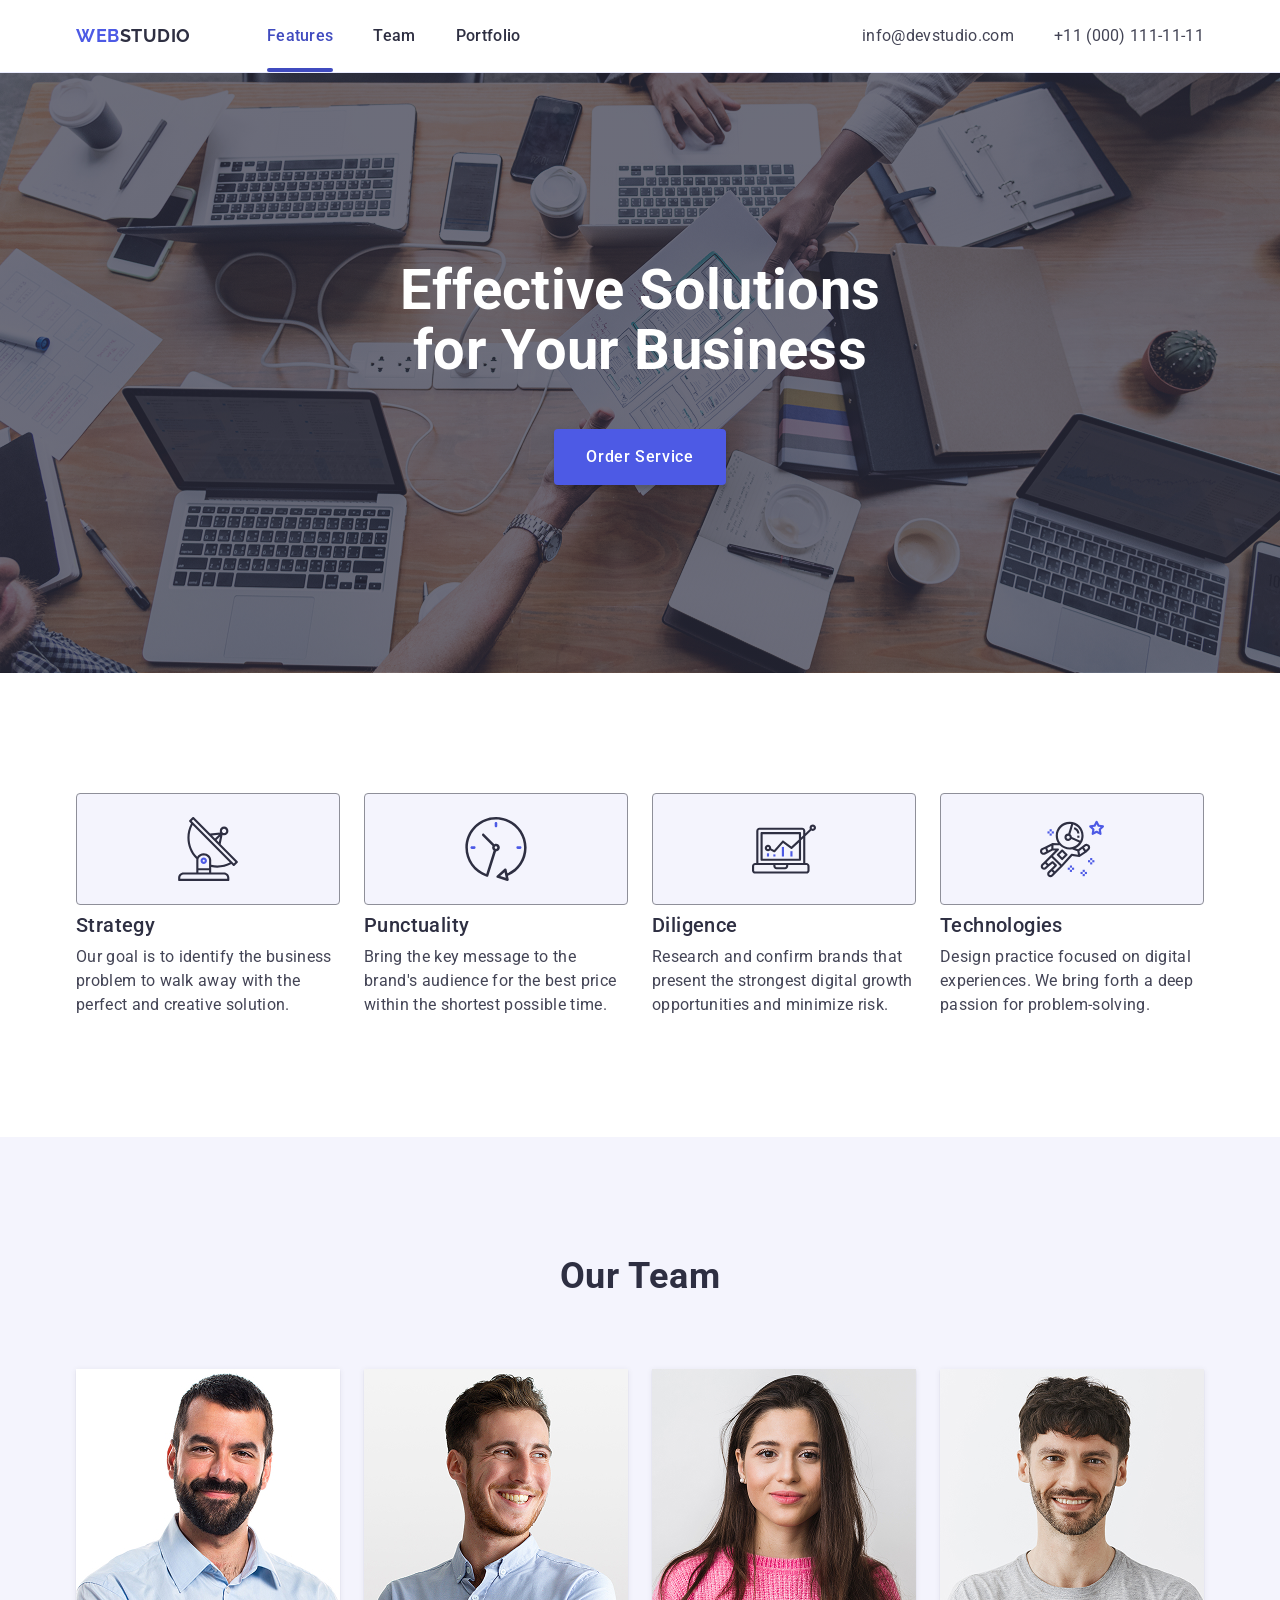
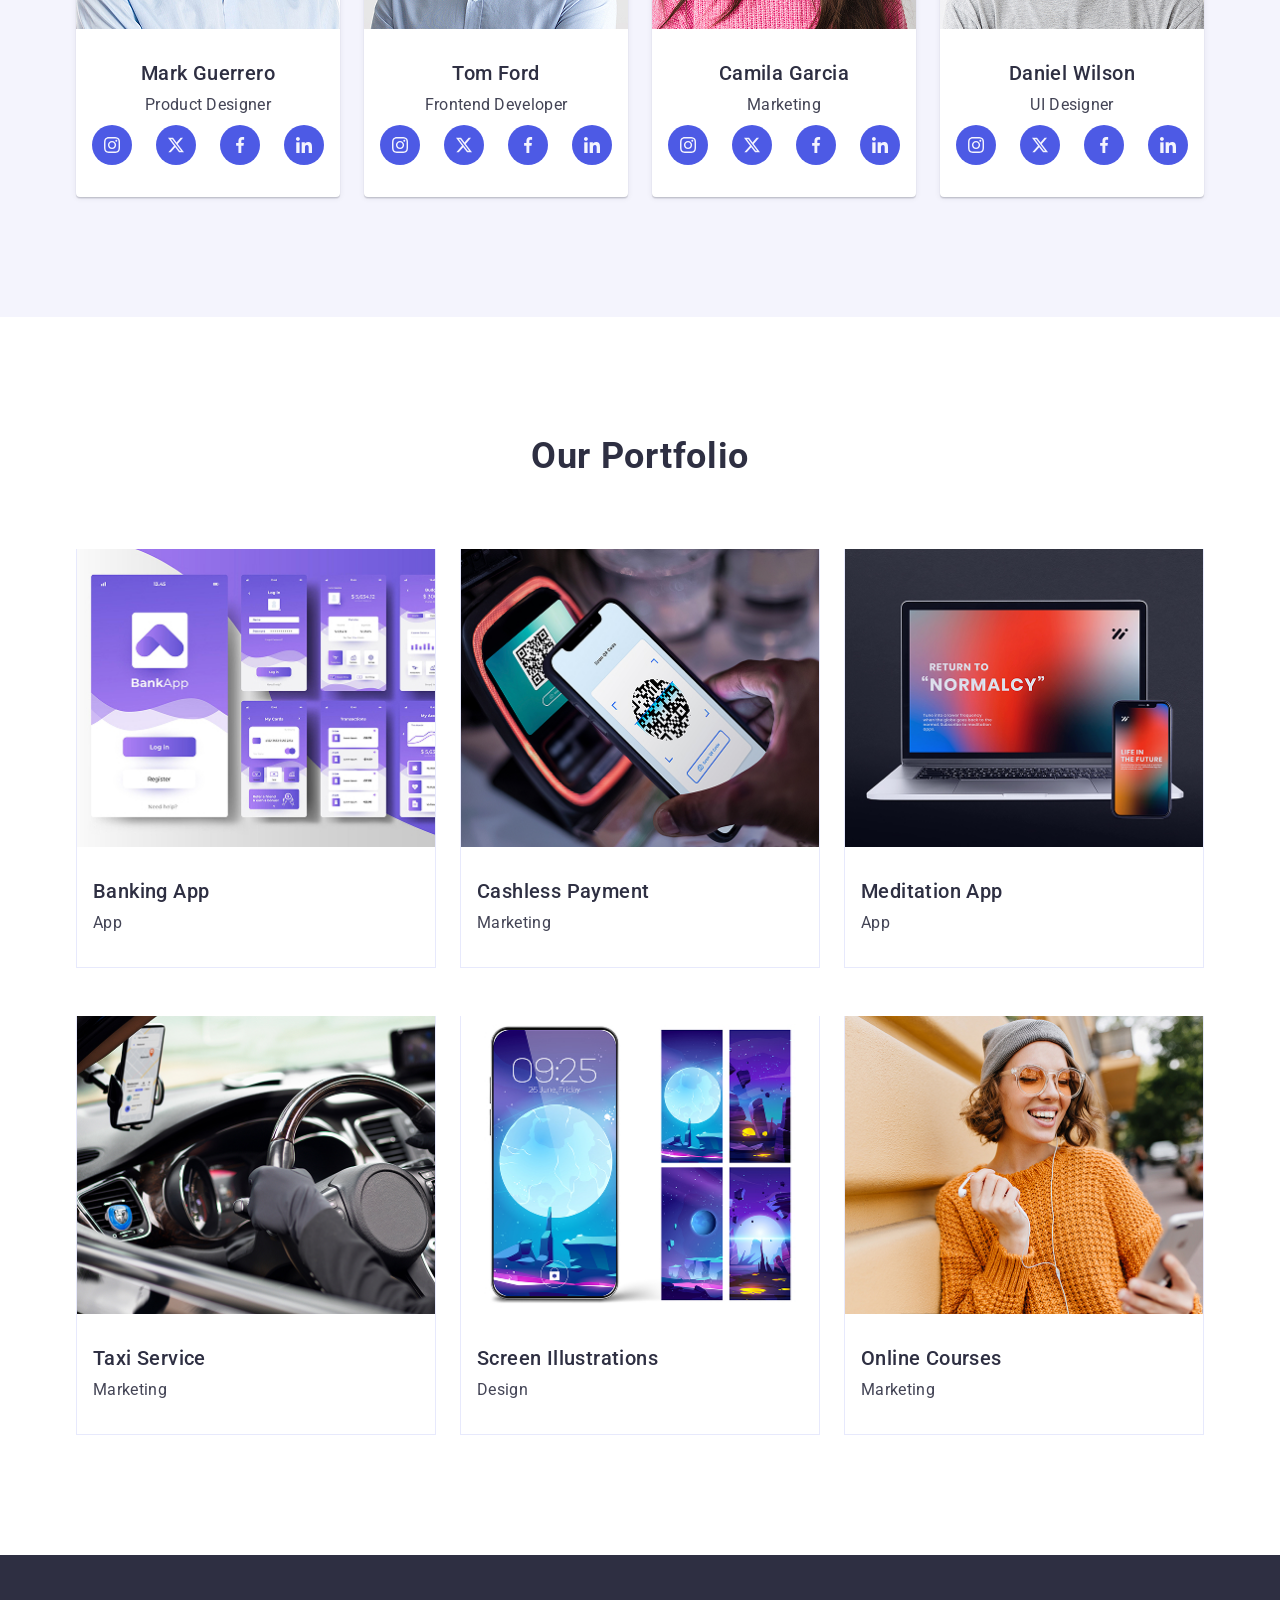
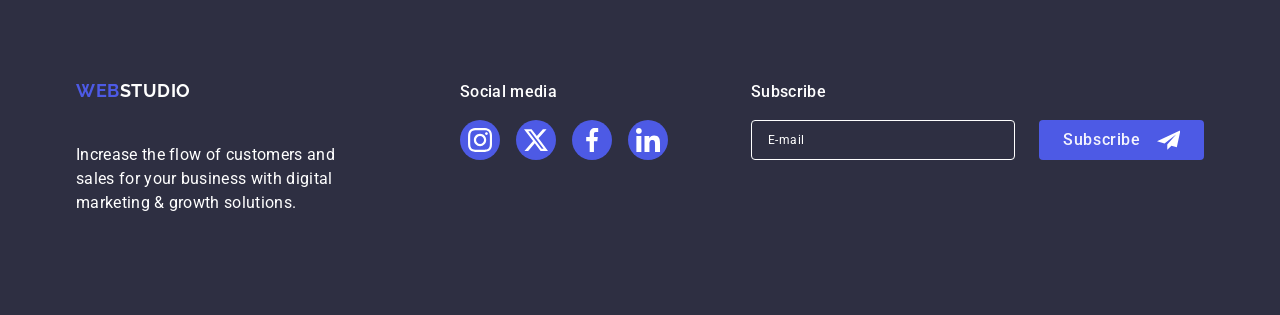
<file: goit-markup-hw-06/index.html>
<!doctype html>
<html lang="en">
  <head>
    <meta charset="UTF-8" />
    <meta name="viewport" content="width=device-width, initial-scale=1.0" />
    <title>WebStudio</title>
    <link rel="preconnect" href="https://fonts.googleapis.com" />
    <link rel="preconnect" href="https://fonts.gstatic.com" crossorigin />
    <link
      href="https://fonts.googleapis.com/css2?family=Raleway:wght@700;800&family=Roboto:wght@400;500;700&display=swap"
      rel="stylesheet"
    />
    <link
      rel="stylesheet"
      href="https://cdnjs.cloudflare.com/ajax/libs/modern-normalize/3.0.1/modern-normalize.min.css"
      integrity="sha512-q6WgHqiHlKyOqslT/lgBgodhd03Wp4BEqKeW6nNtlOY4quzyG3VoQKFrieaCeSnuVseNKRGpGeDU3qPmabCANg=="
      crossorigin="anonymous"
      referrerpolicy="no-referrer"
    />
    <link rel="stylesheet" href="./css/main.css" />
  </head>
  <body>
    <!-- #region header -->
    <header class="header" id="header">
      <div class="container">
        <a class="logo" href="./index.html">
          <span class="web">web</span><span class="studio">studio</span></a
        >
        <nav>
          <ul class="nav-list">
            <li>
              <a class="navigace-a current-location" href="#features"
                >Features</a
              >
            </li>
            <li>
              <a class="navigace-a inactive-location" href="#team">Team</a>
            </li>
            <li>
              <a class="navigace-a inactive-location" href="#portfolio"
                >Portfolio</a
              >
            </li>
          </ul>
        </nav>
        <address class="address-header">
          <ul class="contact">
            <li>
              <a class="contact-a" href="mailto:info@devstudio.com"
                >info@devstudio.com</a
              >
            </li>
            <li>
              <a class="contact-a" href="tel:+110001111111"
                >+11 (000) 111-11-11</a
              >
            </li>
          </ul>
        </address>
        <button class="menu-toggle" type="button" aria-label="Open menu">
          <svg class="menu-toggle-icon" width="24" height="24">
            <use href="./images/icons.svg#icon-burger-menu"></use>
          </svg>
        </button>
      </div>
    </header>
    <!-- #endregion header -->
    <main>
      <!--#region hero-->
      <section class="hero" id="hero">
        <div class="container">
          <h1>Effective Solutions for Your Business</h1>
          <button class="button" type="button">Order Service</button>
        </div>
      </section>
      <!--#endregion hero-->
      <!--#region features-->
      <section class="features" id="features">
        <div class="container">
          <h2 class="sr-only">Our features</h2>
          <ul class="features-list">
            <li class="features-content">
              <div class="box-features-icon">
                <svg width="64" height="64">
                  <use href="./images/icons.svg#antena"></use>
                </svg>
              </div>
              <h3>Strategy</h3>
              <p>
                Our goal is to identify the business problem to walk away with
                the perfect and creative solution.
              </p>
            </li>
            <li class="features-content">
              <div class="box-features-icon">
                <svg width="64" height="64">
                  <use href="./images/icons.svg#clock"></use>
                </svg>
              </div>
              <h3>Punctuality</h3>
              <p>
                Bring the key message to the brand's audience for the best price
                within the shortest possible time.
              </p>
            </li>
            <li class="features-content">
              <div class="box-features-icon">
                <svg width="64" height="64">
                  <use href="./images/icons.svg#diagram"></use>
                </svg>
              </div>
              <h3>Diligence</h3>
              <p>
                Research and confirm brands that present the strongest digital
                growth opportunities and minimize risk.
              </p>
            </li>
            <li class="features-content">
              <div class="box-features-icon">
                <svg width="64" height="64">
                  <use href="./images/icons.svg#astronaut"></use>
                </svg>
              </div>
              <h3>Technologies</h3>
              <p>
                Design practice focused on digital experiences. We bring forth a
                deep passion for problem-solving.
              </p>
            </li>
          </ul>
        </div>
      </section>
      <!--#endregion features-->
      <!--#region team-->
      <section class="team" id="team">
        <div class="container">
          <h2 class="our-team-h2">Our Team</h2>
          <ul class="team-list">
            <!--#region Mark Guerrero-->
            <li class="team-card">
              <img
                src="./images/team-1.jpg"
                srcset="./images/team-1.jpg 1x, ./images/team-1@2x.jpg 2x"
                alt="Mark Guerrero"
                width="264"
                height="260"
              />
              <div class="team-text">
                <h3 class="team-h3">Mark Guerrero</h3>
                <p>Product Designer</p>
                <!--#region Mark Guerrero links-->
                <ul class="box-social-links">
                  <li>
                    <a class="my-social-link" href="" target="_blank">
                      <svg class="team-icon" width="16" height="16">
                        <use href="./images/icons.svg#icon-instagram"></use>
                      </svg>
                    </a>
                  </li>
                  <li>
                    <a class="my-social-link" href="" target="_blank">
                      <svg class="team-icon" width="16" height="16">
                        <use href="./images/icons.svg#icon-x"></use>
                      </svg>
                    </a>
                  </li>
                  <li>
                    <a class="my-social-link" href="" target="_blank">
                      <svg class="team-icon" width="16" height="16">
                        <use href="./images/icons.svg#icon-facebook"></use>
                      </svg>
                    </a>
                  </li>
                  <li>
                    <a class="my-social-link" href="" target="_blank">
                      <svg class="team-icon" width="16" height="16">
                        <use href="./images/icons.svg#icon-linkedin"></use>
                      </svg>
                    </a>
                  </li>
                </ul>
                <!--#endregion Mark Guerrero links-->
              </div>
            </li>
            <!--#endregion Mark Guerrero-->
            <!--#region Tom Ford-->
            <li class="team-card">
              <img
                src="./images/team-2.jpg"
                srcset="./images/team-2.jpg 1x, ./images/team-2@2x.jpg 2x"
                alt="Tom Ford"
                width="264"
                height="260"
              />
              <div class="team-text">
                <h3 class="team-h3">Tom Ford</h3>
                <p>Frontend Developer</p>
                <!--#region Tom Ford links-->
                <ul class="box-social-links">
                  <li>
                    <a class="my-social-link" href="" target="_blank">
                      <svg class="team-icon" width="16" height="16">
                        <use href="./images/icons.svg#icon-instagram"></use>
                      </svg>
                    </a>
                  </li>
                  <li>
                    <a class="my-social-link" href="" target="_blank">
                      <svg class="team-icon" width="16" height="16">
                        <use href="./images/icons.svg#icon-x"></use>
                      </svg>
                    </a>
                  </li>
                  <li>
                    <a class="my-social-link" href="" target="_blank">
                      <svg class="team-icon" width="16" height="16">
                        <use href="./images/icons.svg#icon-facebook"></use>
                      </svg>
                    </a>
                  </li>
                  <li>
                    <a class="my-social-link" href="" target="_blank">
                      <svg class="team-icon" width="16" height="16">
                        <use href="./images/icons.svg#icon-linkedin"></use>
                      </svg>
                    </a>
                  </li>
                </ul>
                <!--#endregion Tom Ford links-->
              </div>
            </li>
            <!--#endregion Tom Ford-->
            <!--#region Camila Garcia-->
            <li class="team-card">
              <img
                src="./images/team-3.jpg"
                srcset="./images/team-3.jpg 1x, ./images/team-3@2x.jpg 2x"
                alt="Camila Garcia"
                width="264"
                height="260"
              />
              <div class="team-text">
                <h3 class="team-h3">Camila Garcia</h3>
                <p>Marketing</p>
                <!--#region Camila Garcia links-->
                <ul class="box-social-links">
                  <li>
                    <a class="my-social-link" href="" target="_blank">
                      <svg class="team-icon" width="16" height="16">
                        <use href="./images/icons.svg#icon-instagram"></use>
                      </svg>
                    </a>
                  </li>
                  <li>
                    <a class="my-social-link" href="" target="_blank">
                      <svg class="team-icon" width="16" height="16">
                        <use href="./images/icons.svg#icon-x"></use>
                      </svg>
                    </a>
                  </li>
                  <li>
                    <a class="my-social-link" href="" target="_blank">
                      <svg class="team-icon" width="16" height="16">
                        <use href="./images/icons.svg#icon-facebook"></use>
                      </svg>
                    </a>
                  </li>
                  <li>
                    <a class="my-social-link" href="" target="_blank">
                      <svg class="team-icon" width="16" height="16">
                        <use href="./images/icons.svg#icon-linkedin"></use>
                      </svg>
                    </a>
                  </li>
                </ul>
                <!--#endregion Camila Garcia links-->
              </div>
            </li>
            <!--#endregion Camila Garcia-->
            <!--#region Daniel Wilson-->
            <li class="team-card">
              <img
                src="./images/team-4.jpg"
                srcset="./images/team-4.jpg 1x, ./images/team-4@2x.jpg 2x"
                alt="Daniel Wilson"
                width="264"
                height="260"
              />
              <div class="team-text">
                <h3 class="team-h3">Daniel Wilson</h3>
                <p>UI Designer</p>
                <!--#region Daniel Wilson links-->
                <ul class="box-social-links">
                  <li>
                    <a class="my-social-link" href="" target="_blank">
                      <svg class="team-icon" width="16" height="16">
                        <use href="./images/icons.svg#icon-instagram"></use>
                      </svg>
                    </a>
                  </li>
                  <li>
                    <a class="my-social-link" href="" target="_blank">
                      <svg class="team-icon" width="16" height="16">
                        <use href="./images/icons.svg#icon-x"></use>
                      </svg>
                    </a>
                  </li>
                  <li>
                    <a class="my-social-link" href="" target="_blank">
                      <svg class="team-icon" width="16" height="16">
                        <use href="./images/icons.svg#icon-facebook"></use>
                      </svg>
                    </a>
                  </li>
                  <li>
                    <a class="my-social-link" href="" target="_blank">
                      <svg class="team-icon" width="16" height="16">
                        <use href="./images/icons.svg#icon-linkedin"></use>
                      </svg>
                    </a>
                  </li>
                </ul>
                <!--#endregion Daniel Wilson links-->
              </div>
            </li>
            <!--#endregion Daniel Wilson-->
          </ul>
        </div>
      </section>
      <!--#endregion team-->
      <!--#region portfolio-->
      <section class="portfolio" id="portfolio">
        <div class="container">
          <h2 class="h2">Our Portfolio</h2>
          <ul class="portfolio-list">
            <li class="portfolio-card">
              <div class="portfolio-img">
                <img
                  src="./images/portfolio-1.jpg"
                  srcset="
                    ./images/portfolio-1.jpg    1x,
                    ./images/portfolio-1@2x.jpg 2x
                  "
                  alt="Banking App"
                  width="360"
                  height="300"
                />
                <p class="overlay-portfolio-img-text">
                  14 Stylish and User-Friendly App Design Concepts · Task
                  Manager App · Calorie Tracker App · Exotic Fruit Ecommerce App
                  · Cloud Storage App
                </p>
              </div>
              <div class="portfolio-text">
                <h3>Banking App</h3>
                <p>App</p>
              </div>
            </li>
            <li class="portfolio-card">
              <div class="portfolio-img">
                <img
                  src="./images/portfolio-2.jpg"
                  srcset="
                    ./images/portfolio-2.jpg    1x,
                    ./images/portfolio-2@2x.jpg 2x
                  "
                  alt="Cashless Payment"
                  width="360"
                  height="300"
                />
                <p class="overlay-portfolio-img-text">
                  14 Stylish and User-Friendly App Design Concepts · Task
                  Manager App · Calorie Tracker App · Exotic Fruit Ecommerce App
                  · Cloud Storage App
                </p>
              </div>
              <div class="portfolio-text">
                <h3>Cashless Payment</h3>
                <p>Marketing</p>
              </div>
            </li>
            <li class="portfolio-card">
              <div class="portfolio-img">
                <img
                  src="./images/portfolio-3.jpg"
                  srcset="
                    ./images/portfolio-3.jpg    1x,
                    ./images/portfolio-3@2x.jpg 2x
                  "
                  alt="Meditation App"
                  width="360"
                  height="300"
                />
                <p class="overlay-portfolio-img-text">
                  14 Stylish and User-Friendly App Design Concepts · Task
                  Manager App · Calorie Tracker App · Exotic Fruit Ecommerce App
                  · Cloud Storage App
                </p>
              </div>
              <div class="portfolio-text">
                <h3>Meditation App</h3>
                <p>App</p>
              </div>
            </li>
            <li class="portfolio-card">
              <div class="portfolio-img">
                <img
                  src="./images/portfolio-4.jpg"
                  srcset="
                    ./images/portfolio-4.jpg    1x,
                    ./images/portfolio-4@2x.jpg 2x
                  "
                  alt="Taxi Service"
                  width="360"
                  height="300"
                />
                <p class="overlay-portfolio-img-text">
                  14 Stylish and User-Friendly App Design Concepts · Task
                  Manager App · Calorie Tracker App · Exotic Fruit Ecommerce App
                  · Cloud Storage App
                </p>
              </div>
              <div class="portfolio-text">
                <h3>Taxi Service</h3>
                <p>Marketing</p>
              </div>
            </li>
            <li class="portfolio-card">
              <div class="portfolio-img">
                <img
                  src="./images/portfolio-5.jpg"
                  srcset="
                    ./images/portfolio-5.jpg    1x,
                    ./images/portfolio-5@2x.jpg 2x
                  "
                  alt="Screen Illustrations"
                  width="360"
                  height="300"
                />
                <p class="overlay-portfolio-img-text">
                  14 Stylish and User-Friendly App Design Concepts · Task
                  Manager App · Calorie Tracker App · Exotic Fruit Ecommerce App
                  · Cloud Storage App
                </p>
              </div>
              <div class="portfolio-text">
                <h3>Screen Illustrations</h3>
                <p>Design</p>
              </div>
            </li>
            <li class="portfolio-card">
              <div class="portfolio-img">
                <img
                  src="./images/portfolio-6.jpg"
                  srcset="
                    ./images/portfolio-6.jpg    1x,
                    ./images/portfolio-6@2x.jpg 2x
                  "
                  alt="Online Courses"
                  width="360"
                  height="300"
                />
                <p class="overlay-portfolio-img-text">
                  14 Stylish and User-Friendly App Design Concepts · Task
                  Manager App · Calorie Tracker App · Exotic Fruit Ecommerce App
                  · Cloud Storage App
                </p>
              </div>
              <div class="portfolio-text">
                <h3>Online Courses</h3>
                <p>Marketing</p>
              </div>
            </li>
          </ul>
        </div>
      </section>
      <!--#endregion portfolio-->
    </main>
    <!-- #region footer -->
    <footer class="footer" id="footer">
      <div class="container">
        <div class="wrap-logo">
          <a class="logo" href="./index.html">
            <span class="web">web</span
            ><span class="studio-footer">studio</span></a
          >
          <p class="logo-p">
            Increase the flow of customers and sales for your business with
            digital marketing & growth solutions.
          </p>
        </div>
        <div class="wrap-media">
          <p class="social-media-p">Social media</p>
          <ul class="footer-media">
            <li>
              <a class="social-link" href="" target="_blank">
                <svg class="footer-icon" width="24" height="24">
                  <use href="./images/icons.svg#icon-instagram"></use>
                </svg>
              </a>
            </li>
            <li>
              <a class="social-link" href="" target="_blank">
                <svg class="footer-icon" height="24" width="24">
                  <use href="./images/icons.svg#icon-x"></use>
                </svg>
              </a>
            </li>
            <li>
              <a class="social-link" href="" target="_blank">
                <svg class="footer-icon" height="24" width="24">
                  <use href="./images/icons.svg#icon-facebook"></use>
                </svg>
              </a>
            </li>
            <li>
              <a class="social-link" href="" target="_blank">
                <svg class="footer-icon" height="24" width="24">
                  <use href="./images/icons.svg#icon-linkedin"></use>
                </svg>
              </a>
            </li>
          </ul>
        </div>
        <div class="wrap-subscribe">
          <p class="subscribe">Subscribe</p>
          <form class="subscribe-form">
            <input
              name="email"
              class="subscribe-input"
              id="subscribe"
              type="email"
              placeholder="E-mail"
              required
            />
            <button class="subscribe-btn" type="submit">
              Subscribe
              <svg class="footer-icon" width="24" height="24">
                <use href="./images/icons.svg#icon-send"></use>
              </svg>
            </button>
          </form>
        </div>
      </div>
    </footer>
    <!-- #endregion footer -->
    <!-- #region mobile-menu -->
    <div class="mobile-menu" id="mobile-menu">
      <div class="mobile-menu-container">
        <button
          class="mobile-menu-close-btn"
          type="button"
          aria-label="Close menu"
        >
          <svg class="mobile-menu-close-icon" width="8" height="8">
            <use href="./images/icons.svg#icon-close"></use>
          </svg>
        </button>
        <nav class="mobile-menu-nav">
          <ul class="mobile-menu-nav-list">
            <li>
              <a class="mobile-menu-nav-link current" href="#features"
                >Studio</a
              >
            </li>
            <li>
              <a class="mobile-menu-nav-link" href="#portfolio">Portfolio</a>
            </li>
            <li>
              <a class="mobile-menu-nav-link" href="#footer">Contacts</a>
            </li>
          </ul>
        </nav>
        <address class="mobile-menu-contacts">
          <ul class="mobile-menu-contacts-list">
            <li>
              <a
                class="mobile-menu-contact-link accent"
                href="tel:+110001111111"
                >+11 (000) 111-11-11</a
              >
            </li>
            <li>
              <a
                class="mobile-menu-contact-link"
                href="mailto:info@devstudio.com"
                >info@devstudio.com</a
              >
            </li>
          </ul>
        </address>
        <ul class="mobile-menu-socials">
          <li>
            <a class="mobile-menu-social-link" href="" target="_blank">
              <svg class="mobile-menu-social-icon" width="24" height="24">
                <use href="./images/icons.svg#icon-instagram"></use>
              </svg>
            </a>
          </li>
          <li>
            <a class="mobile-menu-social-link" href="" target="_blank">
              <svg class="mobile-menu-social-icon" width="24" height="24">
                <use href="./images/icons.svg#icon-x"></use>
              </svg>
            </a>
          </li>
          <li>
            <a class="mobile-menu-social-link" href="" target="_blank">
              <svg class="mobile-menu-social-icon" width="24" height="24">
                <use href="./images/icons.svg#icon-facebook"></use>
              </svg>
            </a>
          </li>
          <li>
            <a class="mobile-menu-social-link" href="" target="_blank">
              <svg class="mobile-menu-social-icon" width="24" height="24">
                <use href="./images/icons.svg#icon-linkedin"></use>
              </svg>
            </a>
          </li>
        </ul>
      </div>
    </div>
    <!-- #endregion mobile-menu -->
    <!-- #region modal -->
    <div class="modal-overlay" id="modal">
      <div class="modal">
        <button class="modal-close-btn" type="button">
          <svg class="modal-close-icon" width="8" height="8">
            <use href="./images/icons.svg#icon-close"></use>
          </svg>
        </button>

        <p class="modal-title">Leave your contacts and we will call you back</p>

        <form class="modal-form">
          <!-- Name -->
          <div class="modal-form-group">
            <label class="modal-form-label" for="user-name">Name</label>
            <div class="modal-form-wrap">
              <input
                class="modal-form-input"
                type="text"
                name="user-name"
                id="user-name"
              />
              <svg class="modal-form-icon" width="18" height="24">
                <use href="./images/icons.svg#icon-person"></use>
              </svg>
            </div>
          </div>

          <!-- Phone -->
          <div class="modal-form-group">
            <label class="modal-form-label" for="user-phone">Phone</label>
            <div class="modal-form-wrap">
              <input
                class="modal-form-input"
                type="tel"
                name="user-phone"
                id="user-phone"
              />
              <svg class="modal-form-icon" width="18" height="24">
                <use href="./images/icons.svg#icon-phone"></use>
              </svg>
            </div>
          </div>

          <!-- Email -->
          <div class="modal-form-group">
            <label class="modal-form-label" for="user-email">Email</label>
            <div class="modal-form-wrap">
              <input
                class="modal-form-input"
                type="email"
                name="user-email"
                id="user-email"
              />
              <svg class="modal-form-icon" width="18" height="24">
                <use href="./images/icons.svg#icon-email"></use>
              </svg>
            </div>
          </div>

          <!-- Comment -->
          <div class="modal-form-group">
            <label class="modal-form-label" for="user-comment">Comment</label>
            <textarea
              class="modal-form-comment"
              name="user-comment"
              id="user-comment"
              placeholder="Text input"
            ></textarea>
          </div>

          <!-- Checkbox -->
          <div class="modal-form-check">
            <input
              class="modal-form-checkbox visually-hidden"
              type="checkbox"
              name="user-privacy"
              id="user-privacy"
              value="true"
            />
            <label class="modal-form-check-label" for="user-privacy">
              <span class="modal-form-check-box">
                <svg class="modal-form-check-icon" width="10" height="8">
                  <use href="./images/icons.svg#icon-checkmark"></use>
                </svg>
              </span>
              <span class="modal-text-check">
                I accept the terms and conditions of the
                <a class="modal-form-check-link" href="#">Privacy Policy</a>
              </span>
            </label>
          </div>
          <!-- Submit -->
          <div class="wrap-btn-modal">
            <button class="modal-form-submit" type="submit">Send</button>
          </div>
        </form>
      </div>
    </div>
    <!-- #endregion modal -->
  </body>
</html>
</file>
<file: goit-markup-hw-02/css/main.css>
@import './common.css';
@import './header.css';
@import './hero.css';
@import './features.css';
@import './team.css';
@import './portfolio.css';
@import './footer.css';
</file>
<file: goit-markup-hw-03/css/main.css>
@import './common.css';
@import './header.css';
@import './hero.css';
@import './features.css';
@import './team.css';
@import './portfolio.css';
@import './footer.css';
</file>
<file: goit-markup-hw-04/css/main.css>
@import './common.css';
@import './header.css';
@import './hero.css';
@import './features.css';
@import './team.css';
@import './portfolio.css';
@import './footer.css';
</file>
<file: goit-markup-hw-05/css/main.css>
@import './common.css';
@import './header.css';
@import './hero.css';
@import './features.css';
@import './team.css';
@import './portfolio.css';
@import './footer.css';
@import './modal.css';
</file>
<file: goit-markup-hw-06/css/main.css>
@import './common.css';
@import './header.css';
@import './hero.css';
@import './features.css';
@import './team.css';
@import './portfolio.css';
@import './footer.css';
@import './modal.css';
@import './mobile-menu.css';
</file>
